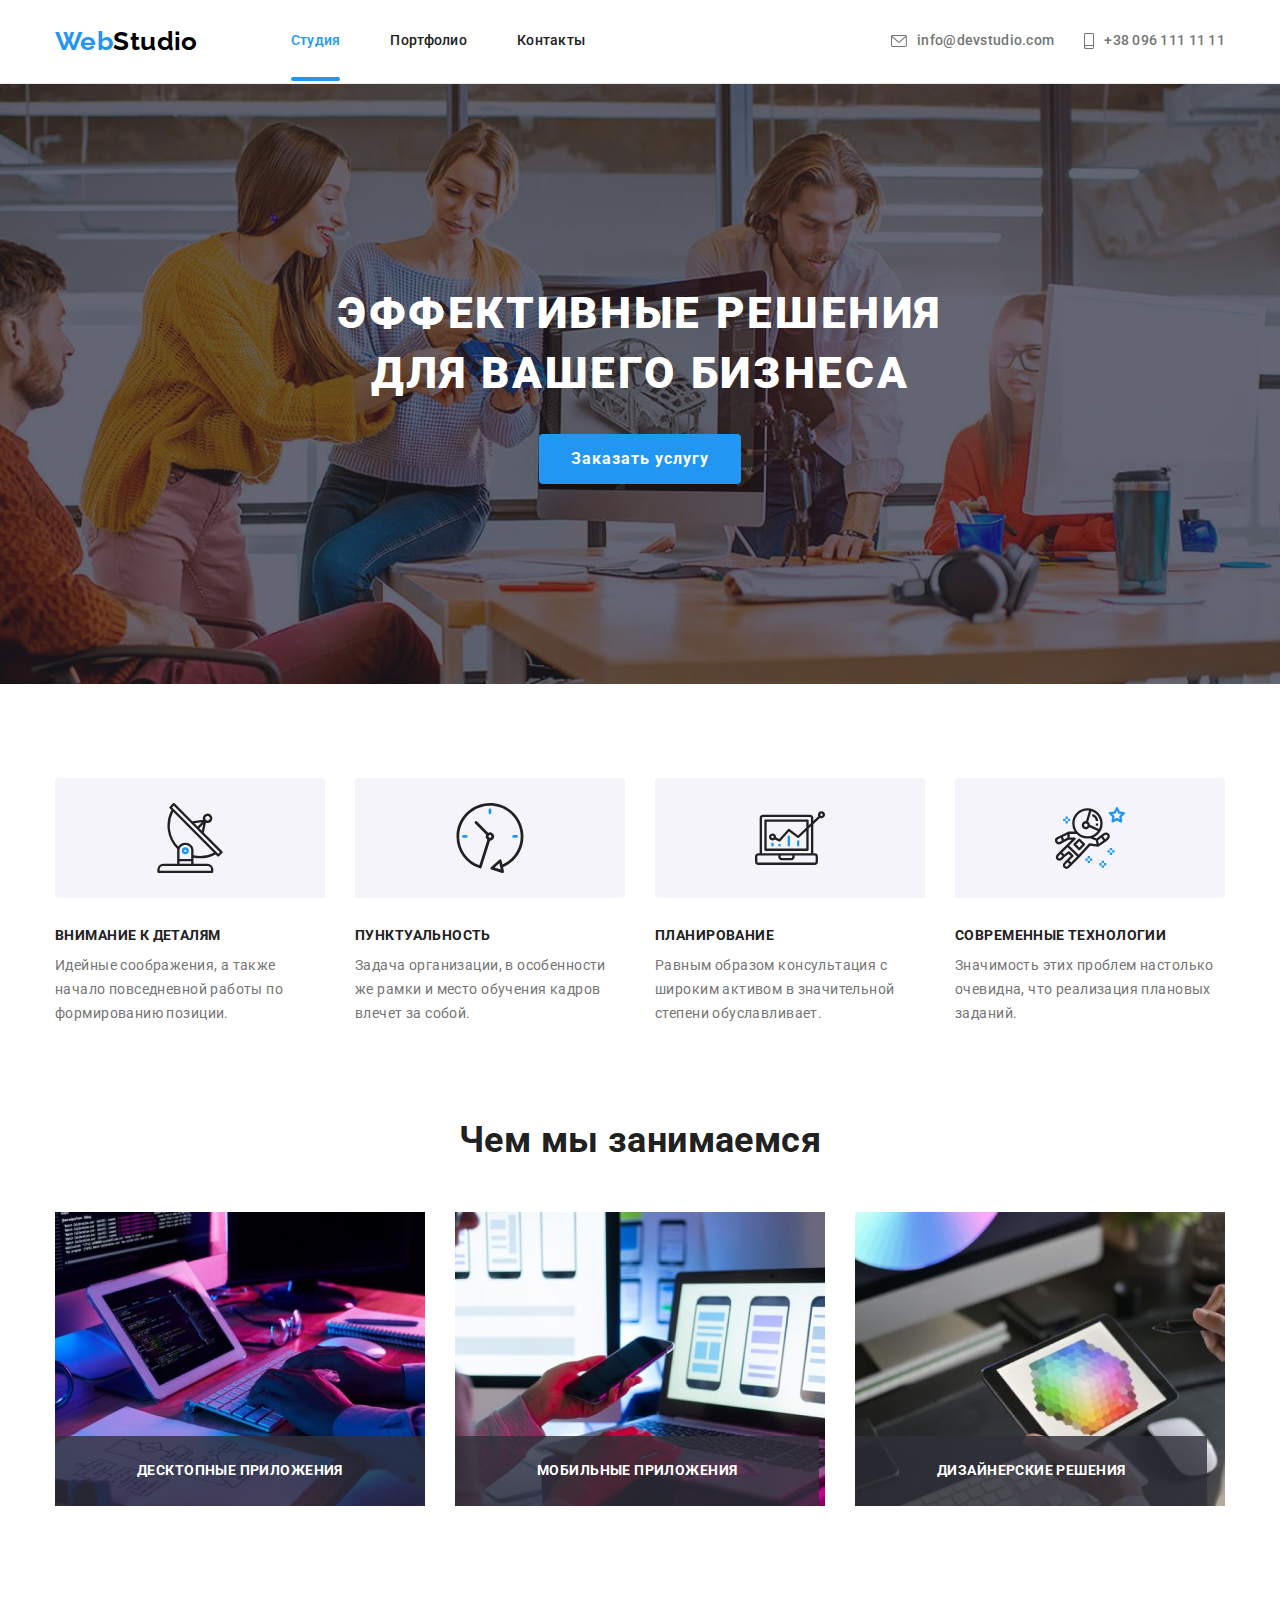
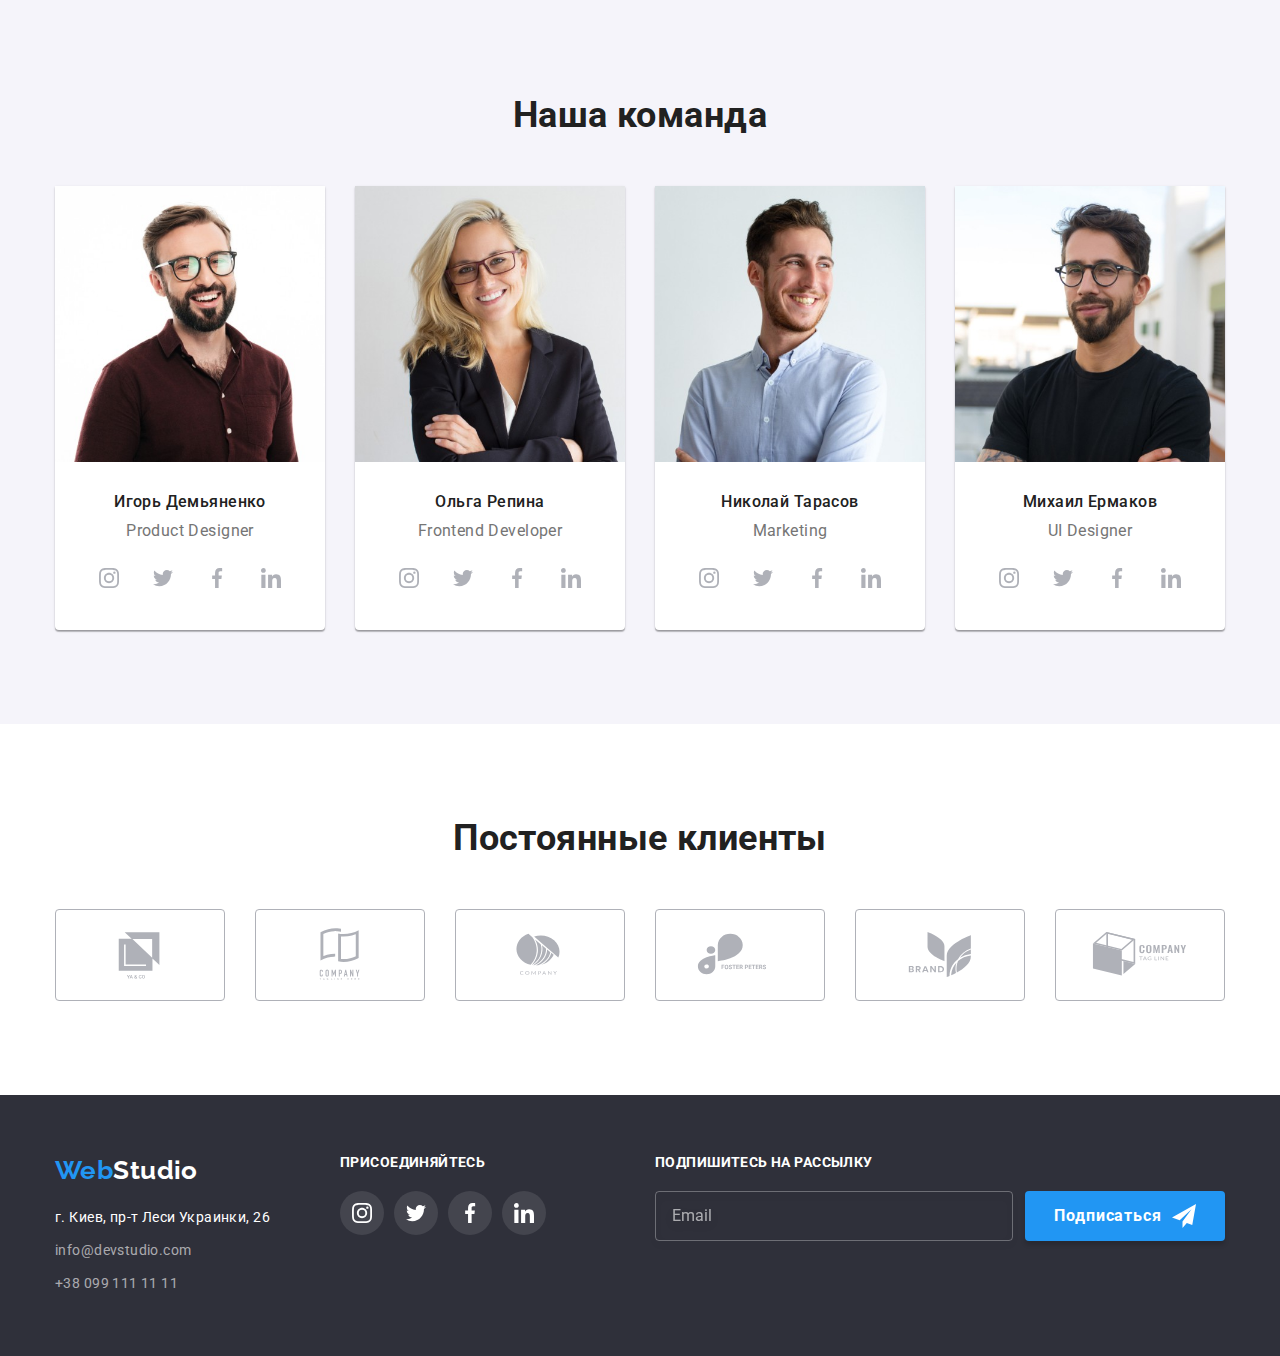
<file: index.html>
<!DOCTYPE html>
<html lang="ru">
  <head>
    <meta charset="UTF-8" />
    <meta http-equiv="X-UA-Compatible" content="IE=edge" />
    <meta name="viewport" content="width=device-width, initial-scale=1.0" />
    <title>goit-markup-hw-01</title>
    <link rel="preconnect" href="https://fonts.googleapis.com" />
    <link rel="preconnect" href="https://fonts.gstatic.com" crossorigin />

    <!-- Fonts -->
    <link
      href="https://fonts.googleapis.com/css2?family=Raleway:wght@700&family=Roboto:wght@400;500;700&display=swap"
      rel="stylesheet"
    />

    <!-- Modern normalize styles -->
    <link
      rel="stylesheet"
      href="https://cdnjs.cloudflare.com/ajax/libs/modern-normalize/1.1.0/modern-normalize.min.css"
    />

    <!-- Custom styles -->
    <link rel="stylesheet" href="./css/main.min.css" />
  </head>

  <body data-body>
    <!-- Section Header  -->

    <header class="header" data-header>
      <div class="header__wrapper container">
        <nav class="nav">
          <a class="logo header__logo link" lang="en" href="./index.html"
            ><span class="header__logo--accent">Web</span>Studio</a
          >

          <button type="button" class="mobile-menu-btn" data-menu-button>
            <svg class="mobile-menu-icon" width="24" height="16">
              <use
                class="mobile-menu-burger"
                href="./images/icons.svg#icon-menu"
              ></use>
              <use
                class="mobile-menu-close"
                href="./images/icons.svg#menu-close"
              ></use>
            </svg>
          </button>
          <!-- Мобільне меню -->
          <div class="mobile-menu" data-menu>
            <ul class="mobile-menu-nav list">
              <li class="mobile-menu-nav-item">
                <a class="link current" href="./index.html">Студия </a>
              </li>
              <li class="mobile-menu-nav-item">
                <a class="link" href="./portfolio.html">Портфолио</a>
              </li>
              <li class="mobile-menu-nav-item">
                <a class="link" href="">Контакты</a>
              </li>
            </ul>

            <ul class="mobile-menu-contacts list">
              <li class="mobile-menu-contacts-item">
                <a class="link accent" href=""> +38 096 111 11 11 </a>
              </li>
              <li class="mobile-menu-contacts-item">
                <a class="link" href="">info@devstudio.com</a>
              </li>
            </ul>

            <ul class="mobile-menu-socials list">
              <li class="mobile-menu-socials-item">
                <a class="mobile-menu-socials-link link" href=""> Instagram </a>
              </li>
              <li class="mobile-menu-socials-item">
                <a class="mobile-menu-socials-link link" href="">Twitter</a>
              </li>
              <li class="mobile-menu-socials-item">
                <a class="mobile-menu-socials-link link" href="">Facebook</a>
              </li>
              <li class="mobile-menu-socials-item">
                <a class="mobile-menu-socials-link link" href="">LinkedIn</a>
              </li>
            </ul>
          </div>

          <ul class="nav__list list">
            <li class="nav__item">
              <a class="nav__link nav__link--current link" href="./index.html"
                >Студия
              </a>
            </li>
            <li class="nav__item">
              <a class="nav__link link" href="./portfolio.html">Портфолио</a>
            </li>
            <li class="nav__item">
              <a class="nav__link link" href="">Контакты</a>
            </li>
          </ul>
        </nav>
        <ul class="header-contacts list">
          <li class="header-contacts__item">
            <a
              class="header-contacts__link link"
              href="mailto:info@devstudio.com"
            >
              <svg class="header-contacts__icon" width="16" height="12">
                <use href="./images/icons.svg#icon-envelope"></use>
              </svg>
              <span>info@devstudio.com</span>
            </a>
          </li>
          <li class="header-contacts__item">
            <a class="header-contacts__link link" href="tel:+380961111111">
              <svg class="header-contacts__icon" width="10" height="16">
                <use href="./images/icons.svg#icon-smartphone"></use>
              </svg>
              <span>+38 096 111 11 11</span>
            </a>
          </li>
        </ul>
      </div>
    </header>

    <!-- Section Unique  content -->

    <main>
      <!-- Section Hero -->
      <section class="hero">
        <div class="container">
          <h1 class="hero__title">Эффективные решения для вашего бизнеса</h1>
          <button class="button hero__button" type="button" data-modal-open>
            Заказать услугу
          </button>
          <!-- Модальне вікно -->
          <div class="backdrop is-hidden" data-modal>
            <div class="modal">
              <button class="modal-close-btn" type="button" data-modal-close>
                <svg width="18" height="18">
                  <use href="./images/icons.svg#icon-close"></use>
                </svg>
              </button>
              <strong class="modal-text"
                >Оставьте свои данные, мы вам перезвоним</strong
              >

              <form class="contact-form" autocomplete="off" novalidate>
                <div class="contact-form-wrapper">
                  <label class="contact-form-group">
                    <span class="contact-form-label">Имя</span>
                    <input
                      type="text"
                      class="contact-form-input"
                      name="user-name"
                      minlength="3"
                      required
                    />
                    <svg class="contact-form-icon" width="18" height="18">
                      <use href="./images/icons.svg#icon-person"></use>
                    </svg>
                  </label>

                  <label class="contact-form-group">
                    <span class="contact-form-label">Телефон</span>
                    <input
                      type="tel"
                      class="contact-form-input"
                      name="user-phone"
                      required
                    />
                    <svg class="contact-form-icon" width="18" height="18">
                      <use href="./images/icons.svg#icon-phone"></use>
                    </svg>
                  </label>

                  <label class="contact-form-group">
                    <span class="contact-form-label">Почта</span>
                    <input
                      type="email"
                      class="contact-form-input"
                      name="user-email"
                      required
                    />
                    <svg class="contact-form-icon" width="18" height="18">
                      <use href="./images/icons.svg#icon-email"></use>
                    </svg>
                  </label>

                  <label class="contact-form-comments">
                    <span class="contact-form-label">Комментарий</span>
                    <textarea
                      name="user-сomment"
                      class="contact-form-textarea"
                      rows="5"
                      placeholder="Введите текст"
                    ></textarea>
                  </label>
                </div>
                <label class="form-checkbox">
                  <input
                    type="checkbox"
                    class="visually-hidden form-checkbox-input"
                    name="user-agreement"
                  />

                  <svg class="form-checkbox-icon" width="16" height="15">
                    <use href="./images/icons.svg#icon-checkbox"></use>
                  </svg>

                  <span class="form-checkbox-agreement"
                    >Соглашаюсь с рассылкой и принимаю
                    <a href="" class="form-checkbox-agreement-link"
                      >Условия договора</a
                    >
                  </span>
                </label>
                <button type="submit" class="form-btn">Отправить</button>
              </form>
            </div>
          </div>
        </div>
      </section>

      <!-- Section Features -->

      <section class="features">
        <div class="container">
          <h2 class="visually-hidden">Особенности</h2>
          <ul class="features__list card-set list">
            <li class="features__item card-set__item">
              <div class="features__iconfill">
                <svg class="features__icon" width="70" height="70">
                  <use href="./images/icons.svg#icon-antenna"></use>
                </svg>
              </div>
              <h3 class="title features__title title--black">
                Внимание к деталям
              </h3>
              <p class="features__desc">
                Идейные соображения, а также начало повседневной работы по
                формированию позиции.
              </p>
            </li>
            <li class="features__item card-set__item">
              <div class="features__iconfill">
                <svg class="features__icon" width="70" height="70">
                  <use href="./images/icons.svg#icon-clock"></use>
                </svg>
              </div>
              <h3 class="title features__title title--black">Пунктуальность</h3>
              <p class="features__desc">
                Задача организации, в особенности же рамки и место обучения
                кадров влечет за собой.
              </p>
            </li>
            <li class="features__item card-set__item">
              <div class="features__iconfill">
                <svg class="features__icon" width="70" height="70">
                  <use href="./images/icons.svg#icon-diagram"></use>
                </svg>
              </div>
              <h3 class="title features__title title--black">Планирование</h3>
              <p class="features__desc">
                Равным образом консультация с широким активом в значительной
                степени обуславливает.
              </p>
            </li>
            <li class="features__item card-set__item">
              <div class="features__iconfill">
                <svg class="features__icon" width="70" height="70">
                  <use href="./images/icons.svg#icon-astronaut"></use>
                </svg>
              </div>
              <h3 class="title features__title title--black">
                Современные технологии
              </h3>
              <p class="features__desc">
                Значимость этих проблем настолько очевидна, что реализация
                плановых заданий.
              </p>
            </li>
          </ul>
        </div>
      </section>

      <!-- Section About -->

      <section class="what-do">
        <div class="container">
          <h2 class="section-title what-do__title">Чем мы занимаемся</h2>
          <ul class="what-do__list list">
            <li class="what-do__item">
              <!-- Тег picture -->
              <picture>
                <source
                  media="(min-width: 1200px)"
                  srcset="
                    ./images/boxes/box-1.jpg    1x,
                    ./images/boxes/box-1@2x.jpg 2x
                  "
                  type="image/jpg"
                />
                <img
                  class="img"
                  src="./images/boxes/box-1.jpg"
                  alt="Разработка сайта"
                  width="370"
                  height="294"
                />
              </picture>

              <p class="what-do__desc">Десктопные приложения</p>
            </li>
            <li class="what-do__item">
              <picture>
                <source
                  media="(min-width: 768px)"
                  srcset="
                    ./images/boxes/box-2.jpg    1x,
                    ./images/boxes/box-2@2x.jpg 2x
                  "
                  type="image/jpg"
                />
                <img
                  class="img"
                  src="./images/boxes/box-2.jpg"
                  alt="Адаптивность сайта"
                  width="370"
                  height="294"
                />
              </picture>

              <p class="what-do__desc">Мобильные приложения</p>
            </li>
            <li class="what-do__item">
              <picture>
                <source
                  media="(max-width: 767px)"
                  srcset="
                    ./images/boxes/box-3.jpg    1x,
                    ./images/boxes/box-3@2x.jpg 2x
                  "
                  type="image/jpg" />
                <img
                  class="img"
                  src="./images/boxes/box-3.jpg"
                  alt="Дизайн сайта"
                  width="370"
                  height="294"
              /></picture>

              <p class="what-do__desc">Дизайнерские решения</p>
            </li>
          </ul>
        </div>
      </section>

      <!-- Section Team -->

      <section class="team">
        <div class="container">
          <h2 class="section-title team__title">Наша команда</h2>
          <ul class="team__list card-set list">
            <li class="team__item card-set__item">
              <!-- Тег picture -->
              <picture>
                <!-- desktop screen -->
                <source
                  media="(min-width: 1200px)"
                  srcset="
                    ./images/team/member-1_sm.jpg    1x,
                    ./images/team/member-1_sm@2x.jpg 2x
                  "
                  type="image/jpg"
                />

                <!-- tablet screen -->

                <source
                  media="(min-width: 768px)"
                  srcset="
                    ./images/team/member-1_md.jpg    1x,
                    ./images/team/member-1_md@2x.jpg 2x
                  "
                  type="image/jpg"
                />

                <!-- mobile screen -->

                <source
                  media="(max-width: 767px)"
                  srcset="
                    ./images/team/member-1_lg.jpg    1x,
                    ./images/team/member-1_lg@2x.jpg 2x
                  "
                  type="image/jpg"
                />
                <img
                  class="team__avatar"
                  src="./images/team/member-1_sm.jpg"
                  alt="Член команды 1"
                  width="450"
                  height="460"
                />
              </picture>

              <div class="team__wrapper">
                <h3 class="team__subtitle">Игорь Демьяненко</h3>
                <p class="team__position" lang="en">Product Designer</p>
                <ul class="social-media list">
                  <li class="social-media__item">
                    <a
                      class="social-media__link social-media__link--grey link"
                      href=""
                      target="_blank"
                      rel="noopener noreferrer"
                      aria-label="instagram"
                    >
                      <svg class="social-media__icon" width="20" height="20">
                        <use href="./images/icons.svg#icon-instagram"></use>
                      </svg>
                    </a>
                  </li>
                  <li class="social-media__item">
                    <a
                      class="social-media__link social-media__link--grey link"
                      href=""
                      target="_blank"
                      rel="noopener noreferrer"
                      aria-label="twitter"
                    >
                      <svg class="social-media__icon" width="20" height="20">
                        <use href="./images/icons.svg#icon-twitter"></use>
                      </svg>
                    </a>
                  </li>
                  <li class="social-media__item">
                    <a
                      class="social-media__link social-media__link--grey link"
                      href=""
                      target="_blank"
                      rel="noopener noreferrer"
                      aria-label="facebook"
                    >
                      <svg class="social-media__icon" width="20" height="20">
                        <use href="./images/icons.svg#icon-facebook"></use>
                      </svg>
                    </a>
                  </li>
                  <li class="social-media__item">
                    <a
                      class="social-media__link social-media__link--grey link"
                      href=""
                      target="_blank"
                      rel="noopener noreferrer"
                      aria-label="linkedin"
                    >
                      <svg class="social-media__icon" width="20" height="20">
                        <use href="./images/icons.svg#icon-linkedin"></use>
                      </svg>
                    </a>
                  </li>
                </ul>
              </div>
            </li>

            <li class="team__item card-set__item">
              <!-- Тег picture -->
              <picture>
                <!-- desktop screen -->
                <source
                  media="(min-width: 1200px)"
                  srcset="
                    ./images/team/member-2_sm.jpg    1x,
                    ./images/team/member-2_sm@2x.jpg 2x
                  "
                  type="image/jpg"
                />

                <!-- tablet screen -->

                <source
                  media="(min-width: 768px)"
                  srcset="
                    ./images/team/member-2_md.jpg    1x,
                    ./images/team/member-2_md@2x.jpg 2x
                  "
                  type="image/jpg"
                />

                <!-- mobile screen -->

                <source
                  media="(max-width: 767px)"
                  srcset="
                    ./images/team/member-2_lg.jpg    1x,
                    ./images/team/member-2_lg@2x.jpg 2x
                  "
                  type="image/jpg"
                />
                <img
                  class="team__avatar"
                  src="./images/team/member-2_sm.jpg"
                  alt="Член команды 2"
                  width="450"
                  height="460"
                />
              </picture>

              <div class="team__wrapper">
                <h3 class="team__subtitle">Ольга Репина</h3>
                <p class="team__position" lang="en">Frontend Developer</p>
                <ul class="social-media list">
                  <li class="social-media__item">
                    <a
                      class="social-media__link social-media__link--grey link"
                      href=""
                      target="_blank"
                      rel="noopener noreferrer"
                      aria-label="instagram"
                    >
                      <svg class="social-media__icon" width="20" height="20">
                        <use href="./images/icons.svg#icon-instagram"></use>
                      </svg>
                    </a>
                  </li>
                  <li class="social-media__item">
                    <a
                      class="social-media__link social-media__link--grey link"
                      href=""
                      target="_blank"
                      rel="noopener noreferrer"
                      aria-label="twitter"
                    >
                      <svg class="social-media__icon" width="20" height="20">
                        <use href="./images/icons.svg#icon-twitter"></use>
                      </svg>
                    </a>
                  </li>
                  <li class="social-media__item">
                    <a
                      class="social-media__link social-media__link--grey link"
                      href=""
                      target="_blank"
                      rel="noopener noreferrer"
                      aria-label="facebook"
                    >
                      <svg class="social-media__icon" width="20" height="20">
                        <use href="./images/icons.svg#icon-facebook"></use>
                      </svg>
                    </a>
                  </li>
                  <li class="social-media__item">
                    <a
                      class="social-media__link social-media__link--grey link"
                      href=""
                      target="_blank"
                      rel="noopener noreferrer"
                      aria-label="linkedin"
                    >
                      <svg class="social-media__icon" width="20" height="20">
                        <use href="./images/icons.svg#icon-linkedin"></use>
                      </svg>
                    </a>
                  </li>
                </ul>
              </div>
            </li>

            <li class="team__item card-set__item">
              <!-- Тег picture -->
              <picture>
                <!-- desktop screen -->
                <source
                  media="(min-width: 1200px)"
                  srcset="
                    ./images/team/member-3_sm.jpg    1x,
                    ./images/team/member-3_sm@2x.jpg 2x
                  "
                  type="image/jpg"
                />

                <!-- tablet screen -->

                <source
                  media="(min-width: 768px)"
                  srcset="
                    ./images/team/member-3_md.jpg    1x,
                    ./images/team/member-3_md@2x.jpg 2x
                  "
                  type="image/jpg"
                />

                <!-- mobile screen -->

                <source
                  media="(max-width: 767px)"
                  srcset="
                    ./images/team/member-3_lg.jpg    1x,
                    ./images/team/member-3_lg@2x.jpg 2x
                  "
                  type="image/jpg"
                />
                <img
                  class="team__avatar"
                  src="./images/team/member-3_sm.jpg"
                  alt="Член команды 3"
                  width="450"
                  height="460"
                />
              </picture>

              <div class="team__wrapper">
                <h3 class="team__subtitle">Николай Тарасов</h3>
                <p class="team__position" lang="en">Marketing</p>
                <ul class="social-media list">
                  <li class="social-media__item">
                    <a
                      class="social-media__link social-media__link--grey link"
                      href=""
                      target="_blank"
                      rel="noopener noreferrer"
                      aria-label="instagram"
                    >
                      <svg class="social-media__icon" width="20" height="20">
                        <use href="./images/icons.svg#icon-instagram"></use>
                      </svg>
                    </a>
                  </li>
                  <li class="social-media__item">
                    <a
                      class="social-media__link social-media__link--grey link"
                      href=""
                      target="_blank"
                      rel="noopener noreferrer"
                      aria-label="twitter"
                    >
                      <svg class="social-media__icon" width="20" height="20">
                        <use href="./images/icons.svg#icon-twitter"></use>
                      </svg>
                    </a>
                  </li>
                  <li class="social-media__item">
                    <a
                      class="social-media__link social-media__link--grey link"
                      href=""
                      target="_blank"
                      rel="noopener noreferrer"
                      aria-label="facebook"
                    >
                      <svg class="social-media__icon" width="20" height="20">
                        <use href="./images/icons.svg#icon-facebook"></use>
                      </svg>
                    </a>
                  </li>
                  <li class="social-media__item">
                    <a
                      class="social-media__link social-media__link--grey link"
                      href=""
                      target="_blank"
                      rel="noopener noreferrer"
                      aria-label="linkedin"
                    >
                      <svg class="social-media__icon" width="20" height="20">
                        <use href="./images/icons.svg#icon-linkedin"></use>
                      </svg>
                    </a>
                  </li>
                </ul>
              </div>
            </li>

            <li class="team__item card-set__item">
              <!-- Тег picture -->
              <picture>
                <!-- desktop screen -->
                <source
                  media="(min-width: 1200px)"
                  srcset="
                    ./images/team/member-4_sm.jpg    1x,
                    ./images/team/member-4_sm@2x.jpg 2x
                  "
                  type="image/jpg"
                />

                <!-- tablet screen -->

                <source
                  media="(min-width: 768px)"
                  srcset="
                    ./images/team/member-4_md.jpg    1x,
                    ./images/team/member-4_md@2x.jpg 2x
                  "
                  type="image/jpg"
                />

                <!-- mobile screen -->

                <source
                  media="(max-width: 767px)"
                  srcset="
                    ./images/team/member-4_lg.jpg    1x,
                    ./images/team/member-4_lg@2x.jpg 2x
                  "
                  type="image/jpg"
                />
                <img
                  class="team__avatar"
                  src="./images/team/member-4_sm.jpg"
                  alt="Член команды 4"
                  width="450"
                  height="460"
                />
              </picture>

              <div class="team__wrapper">
                <h3 class="team__subtitle">Михаил Ермаков</h3>
                <p class="team__position" lang="en">UI Designer</p>
                <ul class="social-media list">
                  <li class="social-media__item">
                    <a
                      class="social-media__link social-media__link--grey link"
                      href=""
                      target="_blank"
                      rel="noopener noreferrer"
                      aria-label="instagram"
                    >
                      <svg class="social-media__icon" width="20" height="20">
                        <use href="./images/icons.svg#icon-instagram"></use>
                      </svg>
                    </a>
                  </li>
                  <li class="social-media__item">
                    <a
                      class="social-media__link social-media__link--grey link"
                      href=""
                      target="_blank"
                      rel="noopener noreferrer"
                      aria-label="twitter"
                    >
                      <svg class="social-media__icon" width="20" height="20">
                        <use href="./images/icons.svg#icon-twitter"></use>
                      </svg>
                    </a>
                  </li>
                  <li class="social-media__item">
                    <a
                      class="social-media__link social-media__link--grey link"
                      href=""
                      target="_blank"
                      rel="noopener noreferrer"
                      aria-label="facebook"
                    >
                      <svg class="social-media__icon" width="20" height="20">
                        <use href="./images/icons.svg#icon-facebook"></use>
                      </svg>
                    </a>
                  </li>
                  <li class="social-media__item">
                    <a
                      class="social-media__link social-media__link--grey link"
                      href=""
                      target="_blank"
                      rel="noopener noreferrer"
                      aria-label="linkedin"
                    >
                      <svg class="social-media__icon" width="20" height="20">
                        <use href="./images/icons.svg#icon-linkedin"></use>
                      </svg>
                    </a>
                  </li>
                </ul>
              </div>
            </li>
          </ul>
        </div>
      </section>

      <!-- Section Clients -->
      <section class="clients">
        <div class="container">
          <h2 class="section-title clients__title">Постоянные клиенты</h2>
          <div class="clients__wrapper clients__list card-set">
            <div class="clients__iconfill clients__item card-set__item">
              <a
                class="clients__link link"
                href=""
                target="_blank"
                rel="noopener noreferrer"
                aria-label="Client-1"
              >
                <svg class="clients__icon" width="106" height="60">
                  <use href="./images/icons.svg#icon-Logo-1"></use>
                </svg>
              </a>
            </div>
            <div class="clients__iconfill clients__item card-set__item">
              <a
                class="clients__link link"
                href=""
                target="_blank"
                rel="noopener noreferrer"
                aria-label="Client-2"
              >
                <svg class="clients__icon" width="106" height="60">
                  <use href="./images/icons.svg#icon-Logo-2"></use>
                </svg>
              </a>
            </div>
            <div class="clients__iconfill clients__item card-set__item">
              <a
                class="clients__link link"
                href=""
                target="_blank"
                rel="noopener noreferrer"
                aria-label="Client-3"
              >
                <svg class="clients__icon" width="106" height="60">
                  <use href="./images/icons.svg#icon-Logo-3"></use>
                </svg>
              </a>
            </div>
            <div class="clients__iconfill clients__item card-set__item">
              <a
                class="clients__link link"
                href=""
                target="_blank"
                rel="noopener noreferrer"
                aria-label="Client-4"
              >
                <svg class="clients__icon" width="106" height="60">
                  <use href="./images/icons.svg#icon-Logo-4"></use>
                </svg>
              </a>
            </div>
            <div class="clients__iconfill clients__item card-set__item">
              <a
                class="clients__link link"
                href=""
                target="_blank"
                rel="noopener noreferrer"
                aria-label="Client-5"
              >
                <svg class="clients__icon" width="106" height="60">
                  <use href="./images/icons.svg#icon-Logo-5"></use>
                </svg>
              </a>
            </div>
            <div class="clients__iconfill clients__item card-set__item">
              <a
                class="clients__link link"
                href=""
                target="_blank"
                rel="noopener noreferrer"
                aria-label="Client-6"
              >
                <svg class="clients__icon" width="106" height="60">
                  <use href="./images/icons.svg#icon-Logo-6"></use>
                </svg>
              </a>
            </div>
          </div>
        </div>
      </section>
    </main>
    <!-- Section Footer -->

    <footer class="footer">
      <div class="container">
        <div class="footer__wrapper">
          <div class="footer__desctop">
            <div class="fotter__contacts">
              <a class="logo logo__footer link" lang="en" href="./index.html"
                ><span class="logo__footer--accent">Web</span>Studio</a
              >
              <address class="address">
                <ul class="address__list list">
                  <li class="address__item">
                    <a
                      class="address__link link"
                      href="https://goo.gl/maps/PPFv1zaZSDfDvedT9"
                      target="_blank"
                      rel="noopener noreferrer"
                    >
                      г. Киев, пр-т Леси Украинки, 26</a
                    >
                  </li>
                  <li class="address__item">
                    <a
                      class="footer__link link"
                      href="mailto:info@devstudio.com"
                      >info@devstudio.com</a
                    >
                  </li>
                  <li class="address__item">
                    <a class="footer__link link" href="tel:+380991111111"
                      >+38 099 111 11 11</a
                    >
                  </li>
                </ul>
              </address>
            </div>
            <div class="footer__socmedia">
              <strong class="footer__text">Присоединяйтесь</strong>
              <ul class="social-media list">
                <li class="social-media__item">
                  <a
                    class="social-media__link social-media__link--light link"
                    href=""
                    target="_blank"
                    rel="noopener noreferrer"
                    aria-label="instagram"
                  >
                    <svg class="social-media__icon" width="20" height="20">
                      <use href="./images/icons.svg#icon-instagram"></use>
                    </svg>
                  </a>
                </li>
                <li class="social-media__item">
                  <a
                    class="social-media__link social-media__link--light link"
                    href=""
                    target="_blank"
                    rel="noopener noreferrer"
                    aria-label="twitter"
                  >
                    <svg class="social-media__icon" width="20" height="20">
                      <use href="./images/icons.svg#icon-twitter"></use>
                    </svg>
                  </a>
                </li>
                <li class="social-media__item">
                  <a
                    class="social-media__link social-media__link--light link"
                    href=""
                    target="_blank"
                    rel="noopener noreferrer"
                    aria-label="facebook"
                  >
                    <svg class="social-media__icon" width="20" height="20">
                      <use href="./images/icons.svg#icon-facebook"></use>
                    </svg>
                  </a>
                </li>
                <li class="social-media__item">
                  <a
                    class="social-media__link social-media__link--light link"
                    href=""
                    target="_blank"
                    rel="noopener noreferrer"
                    aria-label="linkedin"
                  >
                    <svg class="social-media__icon" width="20" height="20">
                      <use href="./images/icons.svg#icon-linkedin"></use>
                    </svg>
                  </a>
                </li>
              </ul>
            </div>
          </div>
          <div class="form-wrapper">
            <strong class="form-wrapper__text">Подпишитесь на рассылку</strong>
            <form class="form-subscribe">
              <label>
                <input
                  type="email"
                  name="email-subscribe"
                  class="form-subscribe__email"
                  placeholder="Email"
                />
              </label>

              <button type="submit" class="button form-subscribe__button">
                <span>Подписаться</span>
                <svg class="form-subscribe__icon" width="24" height="24">
                  <use href="./images/icons.svg#icon-footer"></use>
                </svg>
              </button>
            </form>
          </div>
        </div>
      </div>
    </footer>

    <script src="./js/modal.js"></script>
    <script src="./js/menu.js"></script>
  </body>
</html>
</file>
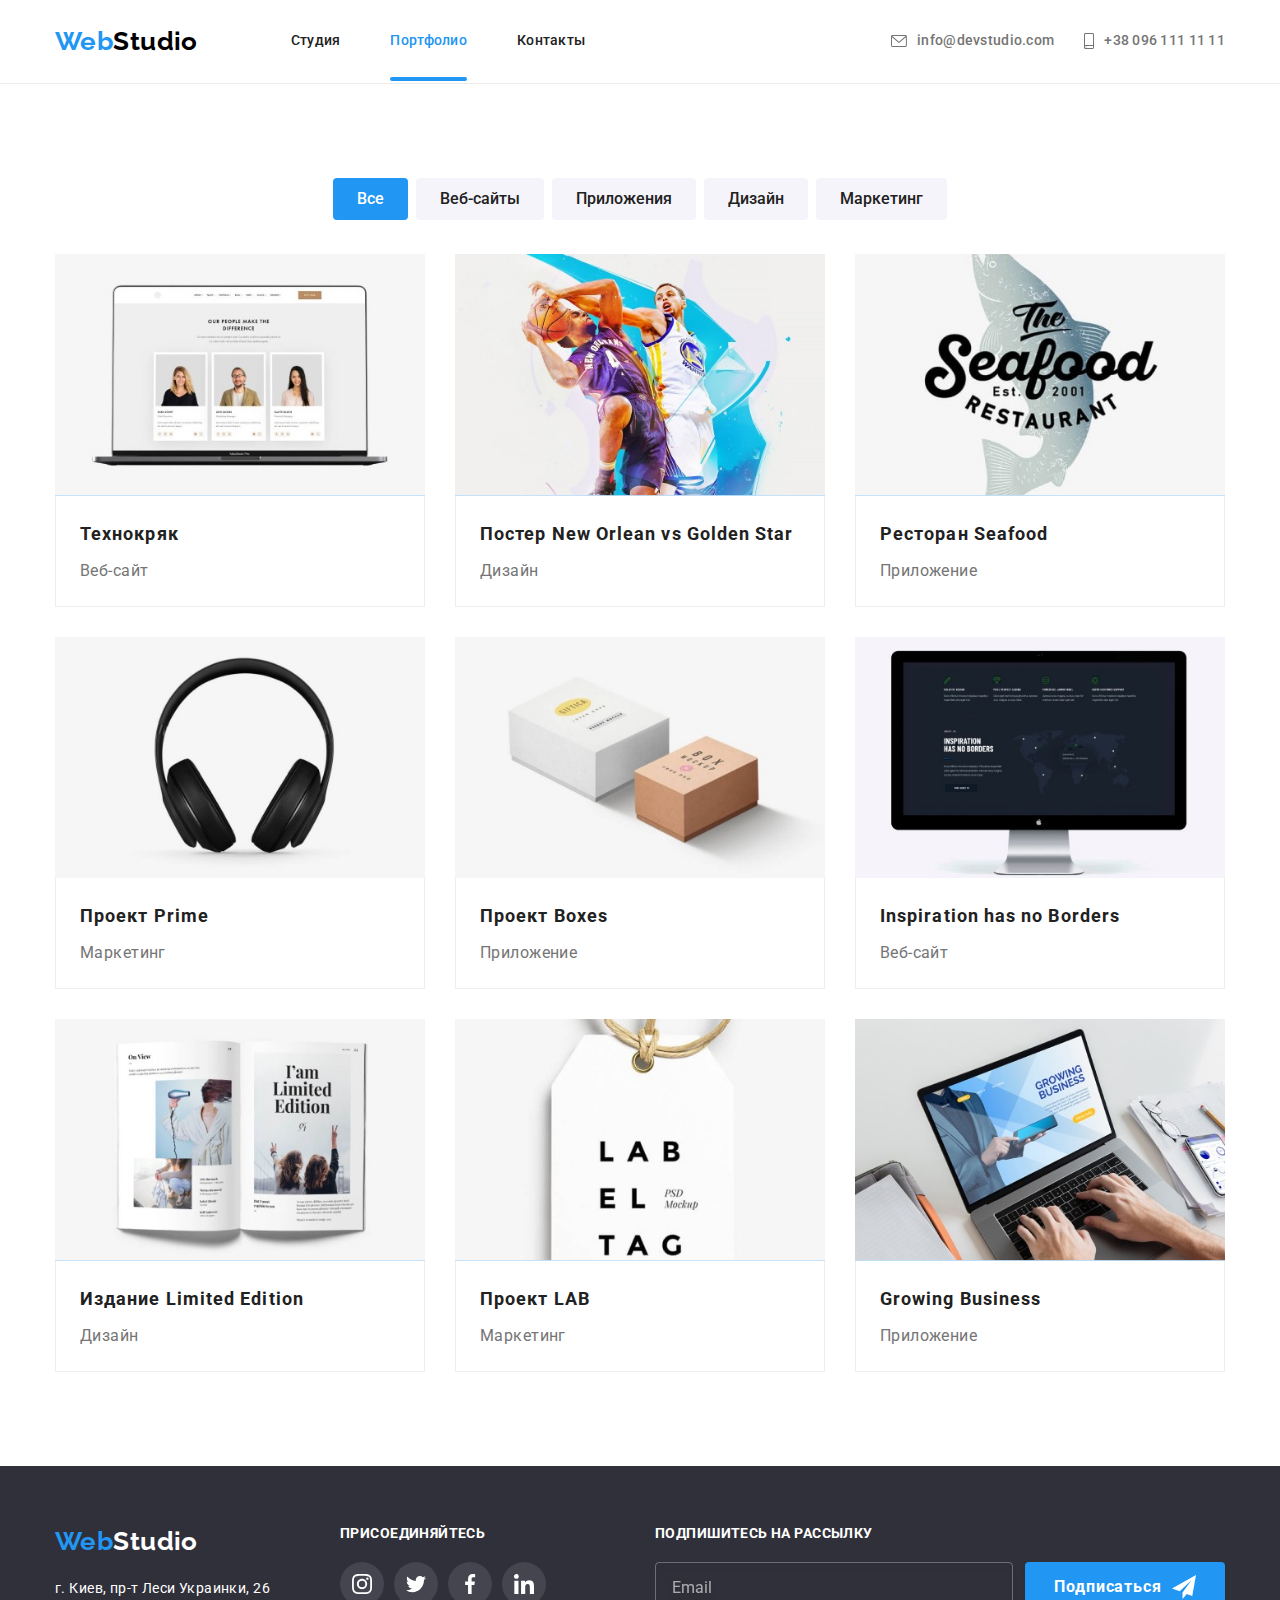
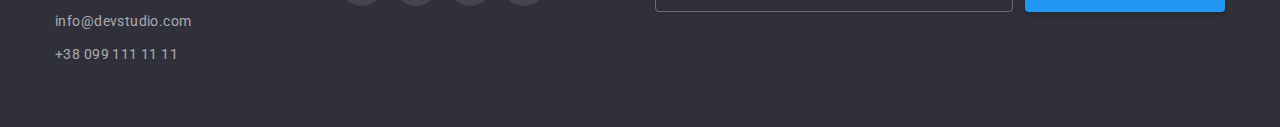
<file: portfolio.html>
<!DOCTYPE html>
<html lang="ru">
  <head>
    <meta charset="UTF-8" />
    <meta http-equiv="X-UA-Compatible" content="IE=edge" />
    <meta name="viewport" content="width=device-width, initial-scale=1.0" />
    <title>goit-markup-hw-01</title>
    <link rel="preconnect" href="https://fonts.googleapis.com" />
    <link rel="preconnect" href="https://fonts.gstatic.com" crossorigin />

    <!-- Fonts -->
    <link
      href="https://fonts.googleapis.com/css2?family=Raleway:wght@700&family=Roboto:wght@400;500;700&display=swap"
      rel="stylesheet"
    />

    <!-- Modern normalize styles -->
    <link
      rel="stylesheet"
      href="https://cdnjs.cloudflare.com/ajax/libs/modern-normalize/1.1.0/modern-normalize.min.css"
    />

    <!-- Custom styles -->
    <link rel="stylesheet" href="./css/main.min.css" />
  </head>

  <body>
    <!--Section Header  -->

    <header class="header" data-header>
      <div class="header__wrapper container">
        <nav class="nav">
          <a class="logo header__logo link" lang="en" href="./index.html"
            ><span class="header__logo--accent">Web</span>Studio</a
          >
          <button type="button" class="mobile-menu-btn" data-menu-button>
            <svg class="mobile-menu-icon" width="24" height="16">
              <use
                class="mobile-menu-burger"
                href="./images/icons.svg#icon-menu"
              ></use>
              <use
                class="mobile-menu-close"
                href="./images/icons.svg#menu-close"
              ></use>
            </svg>
          </button>
          <!-- Мобільне меню -->
          <div class="mobile-menu" data-menu>
            <ul class="mobile-menu-nav list">
              <li class="mobile-menu-nav-item">
                <a class="link" href="./index.html">Студия </a>
              </li>
              <li class="mobile-menu-nav-item">
                <a class="link current" href="./portfolio.html">Портфолио</a>
              </li>
              <li class="mobile-menu-nav-item">
                <a class="link" href="">Контакты</a>
              </li>
            </ul>

            <ul class="mobile-menu-contacts list">
              <li class="mobile-menu-contacts-item">
                <a class="link accent" href=""> +38 096 111 11 11 </a>
              </li>
              <li class="mobile-menu-contacts-item">
                <a class="link" href="">info@devstudio.com</a>
              </li>
            </ul>

            <ul class="mobile-menu-socials list">
              <li class="mobile-menu-socials-item">
                <a class="mobile-menu-socials-link link" href=""> Instagram </a>
              </li>
              <li class="mobile-menu-socials-item">
                <a class="mobile-menu-socials-link link" href="">Twitter</a>
              </li>
              <li class="mobile-menu-socials-item">
                <a class="mobile-menu-socials-link link" href="">Facebook</a>
              </li>
              <li class="mobile-menu-socials-item">
                <a class="mobile-menu-socials-link link" href="">LinkedIn</a>
              </li>
            </ul>
          </div>
          <ul class="nav__list list">
            <li class="nav__item">
              <a class="nav__link link" href="./index.html">Студия </a>
            </li>
            <li class="nav__item">
              <a
                class="nav__link nav__link--current link"
                href="./portfolio.html"
                >Портфолио</a
              >
            </li>
            <li class="nav__item">
              <a class="nav__link link" href="">Контакты</a>
            </li>
          </ul>
        </nav>
        <ul class="header-contacts list">
          <li class="header-contacts__item">
            <a
              class="header-contacts__link link"
              href="mailto:info@devstudio.com"
            >
              <svg class="header-contacts__icon" width="16" height="12">
                <use href="./images/icons.svg#icon-envelope"></use>
              </svg>
              <span>info@devstudio.com</span>
            </a>
          </li>
          <li class="header-contacts__item">
            <a class="header-contacts__link link" href="tel:+380961111111">
              <svg class="header-contacts__icon" width="10" height="16">
                <use href="./images/icons.svg#icon-smartphone"></use>
              </svg>
              <span>+38 096 111 11 11</span>
            </a>
          </li>
        </ul>
      </div>
    </header>

    <!-- Section Unique  content -->

    <main>
      <!-- Examples of works -->

      <section class="works-examples">
        <div class="container">
          <h1 class="visually-hidden">Примеры работ</h1>
          <ul class="list button-list">
            <li class="button-item">
              <button class="btn-wrk-exmpl active-btn" type="button">
                Все
              </button>
            </li>
            <li class="button-item">
              <button class="btn-wrk-exmpl" type="button">Веб-сайты</button>
            </li>
            <li class="button-item">
              <button class="btn-wrk-exmpl" type="button">Приложения</button>
            </li>
            <li class="button-item">
              <button class="btn-wrk-exmpl" type="button">Дизайн</button>
            </li>
            <li class="button-item">
              <button class="btn-wrk-exmpl" type="button">Маркетинг</button>
            </li>
          </ul>
          <ul class="list card-set works-examples-list">
            <li class="container-wrk-exmpl card-set__item">
              <a
                class="work-exmpl-link link"
                href=""
                target="_blank"
                rel="noopener noreferrer"
                aria-label="пример веб-сайта"
              >
                <div class="thumb-work-exmpl">
                  <!-- Тег picture -->
                  <picture>
                    <!-- desktop screen -->
                    <source
                      media="(min-width: 1200px)"
                      srcset="
                        ./images/projects/project-1_sm.jpg        1x,
                        ./images/projects/project-1_sm.jpg@2x.jpg 2x
                      "
                      type="image/jpg"
                    />

                    <!-- tablet screen -->

                    <source
                      media="(min-width: 768px)"
                      srcset="
                        ./images/projects/project-1_md.jpg    1x,
                        ./images/projects/project-1_md@2x.jpg 2x
                      "
                      type="image/jpg"
                    />

                    <!-- mobile screen -->

                    <source
                      media="(max-width: 767px)"
                      srcset="
                        ./images/projects/project-1.jpg    1x,
                        ./images/projects/project-1@2x.jpg 2x
                      "
                      type="image/jpg"
                    />
                    <img
                      src="./images/projects/project-1_sm.jpg "
                      alt="Проект 1"
                      width="450"
                      height="294"
                    />
                  </picture>

                  <div class="portfolio-overlay">
                    <p class="portfolio-desc">
                      Ресурс предлагает комплексные предложения с разным уровнем
                      функционала и сервисов. Все это позволит посетителю
                      получить исчерпывающие сведения о компании или частном
                      лице.
                    </p>
                  </div>
                </div>

                <div class="examples-text examples-text-special">
                  <h2 class="title-wrk-exmpl">Технокряк</h2>
                  <p class="desc-wrk-exmpl">Веб-сайт</p>
                </div>
              </a>
            </li>
            <li class="container-wrk-exmpl card-set__item">
              <a
                class="work-exmpl-link link"
                href=""
                target="_blank"
                rel="noopener noreferrer"
                aria-label="пример дизайна"
              >
                <div class="thumb-work-exmpl">
                  <!-- Тег picture -->
                  <picture>
                    <!-- desktop screen -->
                    <source
                      media="(min-width: 1200px)"
                      srcset="
                        ./images/projects/project-2_sm.jpg        1x,
                        ./images/projects/project-2_sm.jpg@2x.jpg 2x
                      "
                      type="image/jpg"
                    />

                    <!-- tablet screen -->

                    <source
                      media="(min-width: 768px)"
                      srcset="
                        ./images/projects/project-2_md.jpg    1x,
                        ./images/projects/project-2_md@2x.jpg 2x
                      "
                      type="image/jpg"
                    />

                    <!-- mobile screen -->

                    <source
                      media="(max-width: 767px)"
                      srcset="
                        ./images/projects/project-2.jpg    1x,
                        ./images/projects/project-2@2x.jpg 2x
                      "
                      type="image/jpg"
                    />
                    <img
                      src="./images/projects/project-2_sm.jpg "
                      alt="Проект 2"
                      width="450"
                      height="294"
                    />
                  </picture>
                  <div class="portfolio-overlay">
                    <p class="portfolio-desc">
                      Ресурс предлагает комплексные предложения с разным уровнем
                      функционала и сервисов. Все это позволит посетителю
                      получить исчерпывающие сведения о компании или частном
                      лице.
                    </p>
                  </div>
                </div>
                <div class="examples-text">
                  <h2 class="title-wrk-exmpl">
                    Постер <span lang="en">New Orlean vs Golden Star</span>
                  </h2>
                  <p class="desc-wrk-exmpl">Дизайн</p>
                </div>
              </a>
            </li>
            <li class="container-wrk-exmpl card-set__item">
              <a
                class="work-exmpl-link link"
                href=""
                target="_blank"
                rel="noopener noreferrer"
                aria-label="пример приложения"
              >
                <div class="thumb-work-exmpl">
                  <!-- Тег picture -->
                  <picture>
                    <!-- desktop screen -->
                    <source
                      media="(min-width: 1200px)"
                      srcset="
                        ./images/projects/project-3_sm.jpg        1x,
                        ./images/projects/project-3_sm.jpg@2x.jpg 2x
                      "
                      type="image/jpg"
                    />

                    <!-- tablet screen -->

                    <source
                      media="(min-width: 768px)"
                      srcset="
                        ./images/projects/project-3_md.jpg    1x,
                        ./images/projects/project-3_md@2x.jpg 2x
                      "
                      type="image/jpg"
                    />

                    <!-- mobile screen -->

                    <source
                      media="(max-width: 767px)"
                      srcset="
                        ./images/projects/project-3.jpg    1x,
                        ./images/projects/project-3@2x.jpg 2x
                      "
                      type="image/jpg"
                    />
                    <img
                      src="./images/projects/project-3_sm.jpg "
                      alt="Проект 3"
                      width="450"
                      height="294"
                    />
                  </picture>
                  <div class="portfolio-overlay">
                    <p class="portfolio-desc">
                      Ресурс предлагает комплексные предложения с разным уровнем
                      функционала и сервисов. Все это позволит посетителю
                      получить исчерпывающие сведения о компании или частном
                      лице.
                    </p>
                  </div>
                </div>
                <div class="examples-text">
                  <h2 class="title-wrk-exmpl">
                    Ресторан <span lang="en">Seafood</span>
                  </h2>
                  <p class="desc-wrk-exmpl">Приложение</p>
                </div>
              </a>
            </li>
            <li class="container-wrk-exmpl card-set__item">
              <a
                class="work-exmpl-link link"
                href=""
                target="_blank"
                rel="noopener noreferrer"
                aria-label="пример маркетинга"
              >
                <div class="thumb-work-exmpl">
                  <!-- Тег picture -->
                  <picture>
                    <!-- desktop screen -->
                    <source
                      media="(min-width: 1200px)"
                      srcset="
                        ./images/projects/project-4_sm.jpg        1x,
                        ./images/projects/project-4_sm.jpg@2x.jpg 2x
                      "
                      type="image/jpg"
                    />

                    <!-- tablet screen -->

                    <source
                      media="(min-width: 768px)"
                      srcset="
                        ./images/projects/project-4_md.jpg    1x,
                        ./images/projects/project-4_md@2x.jpg 2x
                      "
                      type="image/jpg"
                    />

                    <!-- mobile screen -->

                    <source
                      media="(max-width: 767px)"
                      srcset="
                        ./images/projects/project-4.jpg    1x,
                        ./images/projects/project-4@2x.jpg 2x
                      "
                      type="image/jpg"
                    />
                    <img
                      src="./images/projects/project-4_sm.jpg "
                      alt="Проект 1"
                      width="450"
                      height="294"
                    />
                  </picture>
                  <div class="portfolio-overlay">
                    <p class="portfolio-desc">
                      Ресурс предлагает комплексные предложения с разным уровнем
                      функционала и сервисов. Все это позволит посетителю
                      получить исчерпывающие сведения о компании или частном
                      лице.
                    </p>
                  </div>
                </div>

                <div class="examples-text">
                  <h2 class="title-wrk-exmpl">
                    Проект <span lang="en">Prime</span>
                  </h2>
                  <p class="desc-wrk-exmpl">Маркетинг</p>
                </div>
              </a>
            </li>
            <li class="container-wrk-exmpl card-set__item">
              <a
                class="work-exmpl-link link"
                href=""
                target="_blank"
                rel="noopener noreferrer"
                aria-label="пример приложения"
              >
                <div class="thumb-work-exmpl">
                  <!-- Тег picture -->
                  <picture>
                    <!-- desktop screen -->
                    <source
                      media="(min-width: 1200px)"
                      srcset="
                        ./images/projects/project-5_sm.jpg        1x,
                        ./images/projects/project-5_sm.jpg@2x.jpg 2x
                      "
                      type="image/jpg"
                    />

                    <!-- tablet screen -->

                    <source
                      media="(min-width: 768px)"
                      srcset="
                        ./images/projects/project-5_md.jpg    1x,
                        ./images/projects/project-5_md@2x.jpg 2x
                      "
                      type="image/jpg"
                    />

                    <!-- mobile screen -->

                    <source
                      media="(max-width: 767px)"
                      srcset="
                        ./images/projects/project-5.jpg    1x,
                        ./images/projects/project-5@2x.jpg 2x
                      "
                      type="image/jpg"
                    />
                    <img
                      src="./images/projects/project-5_sm.jpg "
                      alt="Проект 5"
                      width="450"
                      height="294"
                    />
                  </picture>
                  <div class="portfolio-overlay">
                    <p class="portfolio-desc">
                      Ресурс предлагает комплексные предложения с разным уровнем
                      функционала и сервисов. Все это позволит посетителю
                      получить исчерпывающие сведения о компании или частном
                      лице.
                    </p>
                  </div>
                </div>

                <div class="examples-text">
                  <h2 class="title-wrk-exmpl">
                    Проект <span lang="en">Boxes</span>
                  </h2>
                  <p class="desc-wrk-exmpl">Приложение</p>
                </div>
              </a>
            </li>
            <li class="container-wrk-exmpl card-set__item">
              <a
                class="work-exmpl-link link"
                href=""
                target="_blank"
                rel="noopener noreferrer"
                aria-label="пример веб-сайта"
              >
                <div class="thumb-work-exmpl">
                  <!-- Тег picture -->
                  <picture>
                    <!-- desktop screen -->
                    <source
                      media="(min-width: 1200px)"
                      srcset="
                        ./images/projects/project-6_sm.jpg        1x,
                        ./images/projects/project-6_sm.jpg@2x.jpg 2x
                      "
                      type="image/jpg"
                    />

                    <!-- tablet screen -->

                    <source
                      media="(min-width: 768px)"
                      srcset="
                        ./images/projects/project-6_md.jpg    1x,
                        ./images/projects/project-6_md@2x.jpg 2x
                      "
                      type="image/jpg"
                    />

                    <!-- mobile screen -->

                    <source
                      media="(max-width: 767px)"
                      srcset="
                        ./images/projects/project-6.jpg    1x,
                        ./images/projects/project-6@2x.jpg 2x
                      "
                      type="image/jpg"
                    />
                    <img
                      src="./images/projects/project-6_sm.jpg "
                      alt="Проект 6"
                      width="450"
                      height="294"
                    />
                  </picture>
                  <div class="portfolio-overlay">
                    <p class="portfolio-desc">
                      Ресурс предлагает комплексные предложения с разным уровнем
                      функционала и сервисов. Все это позволит посетителю
                      получить исчерпывающие сведения о компании или частном
                      лице.
                    </p>
                  </div>
                </div>

                <div class="examples-text">
                  <h2 class="title-wrk-exmpl" lang="en">
                    Inspiration has no Borders
                  </h2>
                  <p class="desc-wrk-exmpl">Веб-сайт</p>
                </div>
              </a>
            </li>
            <li class="container-wrk-exmpl card-set__item">
              <a
                class="work-exmpl-link link"
                href=""
                target="_blank"
                rel="noopener noreferrer"
                aria-label="пример дизайна"
              >
                <div class="thumb-work-exmpl">
                  <!-- Тег picture -->
                  <picture>
                    <!-- desktop screen -->
                    <source
                      media="(min-width: 1200px)"
                      srcset="
                        ./images/projects/project-7_sm.jpg        1x,
                        ./images/projects/project-7_sm.jpg@2x.jpg 2x
                      "
                      type="image/jpg"
                    />

                    <!-- tablet screen -->

                    <source
                      media="(min-width: 768px)"
                      srcset="
                        ./images/projects/project-7_md.jpg    1x,
                        ./images/projects/project-7_md@2x.jpg 2x
                      "
                      type="image/jpg"
                    />

                    <!-- mobile screen -->

                    <source
                      media="(max-width: 767px)"
                      srcset="
                        ./images/projects/project-7.jpg    1x,
                        ./images/projects/project-7@2x.jpg 2x
                      "
                      type="image/jpg"
                    />
                    <img
                      src="./images/projects/project-7_sm.jpg "
                      alt="Проект 7"
                      width="450"
                      height="294"
                    />
                  </picture>
                  <div class="portfolio-overlay">
                    <p class="portfolio-desc">
                      Ресурс предлагает комплексные предложения с разным уровнем
                      функционала и сервисов. Все это позволит посетителю
                      получить исчерпывающие сведения о компании или частном
                      лице.
                    </p>
                  </div>
                </div>
                <div class="examples-text">
                  <h2 class="title-wrk-exmpl">
                    Издание <span lang="en">Limited Edition</span>
                  </h2>
                  <p class="desc-wrk-exmpl">Дизайн</p>
                </div>
              </a>
            </li>
            <li class="container-wrk-exmpl card-set__item">
              <a
                class="work-exmpl-link link"
                href=""
                target="_blank"
                rel="noopener noreferrer"
                aria-label="пример маркетинга"
              >
                <div class="thumb-work-exmpl">
                  <!-- Тег picture -->
                  <picture>
                    <!-- desktop screen -->
                    <source
                      media="(min-width: 1200px)"
                      srcset="
                        ./images/projects/project-8_sm.jpg        1x,
                        ./images/projects/project-8_sm.jpg@2x.jpg 2x
                      "
                      type="image/jpg"
                    />

                    <!-- tablet screen -->

                    <source
                      media="(min-width: 768px)"
                      srcset="
                        ./images/projects/project-8_md.jpg    1x,
                        ./images/projects/project-8_md@2x.jpg 2x
                      "
                      type="image/jpg"
                    />

                    <!-- mobile screen -->

                    <source
                      media="(max-width: 767px)"
                      srcset="
                        ./images/projects/project-8.jpg    1x,
                        ./images/projects/project-8@2x.jpg 2x
                      "
                      type="image/jpg"
                    />
                    <img
                      src="./images/projects/project-8_sm.jpg "
                      alt="Проект 8"
                      width="450"
                      height="294"
                    />
                  </picture>
                  <div class="portfolio-overlay">
                    <p class="portfolio-desc">
                      Ресурс предлагает комплексные предложения с разным уровнем
                      функционала и сервисов. Все это позволит посетителю
                      получить исчерпывающие сведения о компании или частном
                      лице.
                    </p>
                  </div>
                </div>
                <div class="examples-text">
                  <h2 class="title-wrk-exmpl">
                    Проект <span lang="en">LAB</span>
                  </h2>
                  <p class="desc-wrk-exmpl">Маркетинг</p>
                </div>
              </a>
            </li>
            <li class="container-wrk-exmpl card-set__item">
              <a
                class="work-exmpl-link link"
                href=""
                target="_blank"
                rel="noopener noreferrer"
                aria-label="пример приложения"
              >
                <div class="thumb-work-exmpl">
                  <!-- Тег picture -->
                  <picture>
                    <!-- desktop screen -->
                    <source
                      media="(min-width: 1200px)"
                      srcset="
                        ./images/projects/project-9_sm.jpg        1x,
                        ./images/projects/project-9_sm.jpg@2x.jpg 2x
                      "
                      type="image/jpg"
                    />

                    <!-- tablet screen -->

                    <source
                      media="(min-width: 768px)"
                      srcset="
                        ./images/projects/project-9_md.jpg    1x,
                        ./images/projects/project-9_md@2x.jpg 2x
                      "
                      type="image/jpg"
                    />

                    <!-- mobile screen -->

                    <source
                      media="(max-width: 767px)"
                      srcset="
                        ./images/projects/project-9.jpg    1x,
                        ./images/projects/project-9@2x.jpg 2x
                      "
                      type="image/jpg"
                    />
                    <img
                      src="./images/projects/project-9_sm.jpg "
                      alt="Проект 9"
                      width="450"
                      height="294"
                    />
                  </picture>
                  <div class="portfolio-overlay">
                    <p class="portfolio-desc">
                      Ресурс предлагает комплексные предложения с разным уровнем
                      функционала и сервисов. Все это позволит посетителю
                      получить исчерпывающие сведения о компании или частном
                      лице.
                    </p>
                  </div>
                </div>
                <div class="examples-text">
                  <h2 class="title-wrk-exmpl" lang="en">Growing Business</h2>
                  <p class="desc-wrk-exmpl">Приложение</p>
                </div>
              </a>
            </li>
          </ul>
        </div>
      </section>
    </main>

    <!-- Section Footer -->

    <footer class="footer">
      <div class="container">
        <div class="footer__wrapper">
          <div class="fotter__contacts">
            <a class="logo logo__footer link" lang="en" href="./index.html"
              ><span class="logo__footer--accent">Web</span>Studio</a
            >
            <address class="address">
              <ul class="address__list list">
                <li class="address__item">
                  <a
                    class="address__link link"
                    href="https://goo.gl/maps/PPFv1zaZSDfDvedT9"
                    target="_blank"
                    rel="noopener noreferrer"
                  >
                    г. Киев, пр-т Леси Украинки, 26</a
                  >
                </li>
                <li class="address__item">
                  <a class="footer__link link" href="mailto:info@devstudio.com"
                    >info@devstudio.com</a
                  >
                </li>
                <li class="address__item">
                  <a class="footer__link link" href="tel:+380991111111"
                    >+38 099 111 11 11</a
                  >
                </li>
              </ul>
            </address>
          </div>
          <div class="footer__socmedia">
            <strong class="footer__text">Присоединяйтесь</strong>
            <ul class="social-media list">
              <li class="social-media__item">
                <a
                  class="social-media__link social-media__link--light link"
                  href=""
                  target="_blank"
                  rel="noopener noreferrer"
                  aria-label="instagram"
                >
                  <svg class="social-media__icon" width="20" height="20">
                    <use href="./images/icons.svg#icon-instagram"></use>
                  </svg>
                </a>
              </li>
              <li class="social-media__item">
                <a
                  class="social-media__link social-media__link--light link"
                  href=""
                  target="_blank"
                  rel="noopener noreferrer"
                  aria-label="twitter"
                >
                  <svg class="social-media__icon" width="20" height="20">
                    <use href="./images/icons.svg#icon-twitter"></use>
                  </svg>
                </a>
              </li>
              <li class="social-media__item">
                <a
                  class="social-media__link social-media__link--light link"
                  href=""
                  target="_blank"
                  rel="noopener noreferrer"
                  aria-label="facebook"
                >
                  <svg class="social-media__icon" width="20" height="20">
                    <use href="./images/icons.svg#icon-facebook"></use>
                  </svg>
                </a>
              </li>
              <li class="social-media__item">
                <a
                  class="social-media__link social-media__link--light link"
                  href=""
                  target="_blank"
                  rel="noopener noreferrer"
                  aria-label="linkedin"
                >
                  <svg class="social-media__icon" width="20" height="20">
                    <use href="./images/icons.svg#icon-linkedin"></use>
                  </svg>
                </a>
              </li>
            </ul>
          </div>
          <div class="form-wrapper">
            <strong class="form-wrapper__text">Подпишитесь на рассылку</strong>
            <form class="form-subscribe">
              <label>
                <input
                  type="email"
                  name="email-subscribe"
                  class="form-subscribe__email"
                  placeholder="Email"
                />
              </label>

              <button type="submit" class="button form-subscribe__button">
                <span>Подписаться</span>
                <svg class="form-subscribe__icon" width="24" height="24">
                  <use href="./images/icons.svg#icon-footer"></use>
                </svg>
              </button>
            </form>
          </div>
        </div>
      </div>
    </footer>
    <script src="./js/menu.js"></script>
  </body>
</html>
</file>
<file: css/main.min.css>
:root{--main-font: "Roboto";--secondary-font: "Raleway";--main-txt-cl: #757575;--secondary-txt-cl: #212121;--dark-txt-cl: #000000;--white-txt-cl: #ffffff;--accent-txt-cl: #2196f3;--main-bg-cl: #ffffff;--grey-bg-cl: #f5f4fa;--dark-bg-cl: #2f303a;--btn-cl: #2196f3;--btn-active-cl: #188ce8;--items: 4;--indent: 30px;--anim: 250ms cubic-bezier(0.4, 0, 0.2, 1)}.visually-hidden{position:absolute;width:1px;height:1px;margin:-1px;border:0;padding:0;white-space:nowrap;-webkit-clip-path:inset(100%);clip-path:inset(100%);clip:rect(0 0 0 0);overflow:hidden}.hero{padding-top:94px;padding-bottom:94px}body{font-family:var(--main-font),sans-serif;font-size:14px;line-height:1.71;color:var(--main-txt-cl);letter-spacing:.03em;background-color:var(--main-bg-cl);width:100%}body.no-scroll{overflow:hidden}.link{text-decoration:none}.list{list-style:none;margin:0;padding:0}h1,h2,h3,h4,p{margin:0}img{display:block;max-width:100%;height:auto}.button{display:inline-block;margin-right:auto;margin-left:auto;min-width:200px;border-radius:4px;-webkit-box-shadow:0px 4px 4px rgba(0,0,0,.15);box-shadow:0px 4px 4px rgba(0,0,0,.15);border:rgba(0,0,0,0);background-color:var(--btn-cl);cursor:pointer;-webkit-transition:background-color var(--anim);transition:background-color var(--anim);font-family:inherit;font-weight:700;font-size:16px;line-height:1.88;display:-webkit-box;display:-ms-flexbox;display:flex;-webkit-box-align:center;-ms-flex-align:center;align-items:center;text-align:center;letter-spacing:.06em;color:var(--white-txt-cl)}.button .hero__button{padding:10px 32px}.button .hero__button:hover,.button .hero__button:focus{background-color:var(--btn-active-cl)}.card-set{display:-webkit-box;display:-ms-flexbox;display:flex;-ms-flex-wrap:wrap;flex-wrap:wrap;gap:var(--indent)}.card-set__item{-ms-flex-preferred-size:calc((100% - var(--indent)*(var(--items) - 1))/var(--items));flex-basis:calc((100% - var(--indent)*(var(--items) - 1))/var(--items))}.container{width:100%;padding-left:15px;padding-right:15px;margin-left:auto;margin-right:auto}@media screen and (min-width: 480px){.container{max-width:480px}}@media screen and (min-width: 768px){.container{max-width:768px}}@media screen and (min-width: 1200px){.container{max-width:1200px}}.section{padding-top:94px;padding-bottom:94px}@media screen and (min-width: 768px){.nav__link--current{position:relative;color:var(--accent-txt-cl);display:-webkit-box;display:-ms-flexbox;display:flex;-webkit-box-align:center;-ms-flex-align:center;align-items:center}.nav__link--current::after{content:"";position:absolute;bottom:0;left:0;width:100%;height:4px;display:inline-block;background-color:var(--btn-cl);border-radius:2px}}.section-title{font-size:36px;line-height:1.17;text-align:center;color:var(--secondary-txt-cl)}.social-media{display:-webkit-box;display:-ms-flexbox;display:flex;-webkit-box-pack:center;-ms-flex-pack:center;justify-content:center}.social-media__link{display:-webkit-box;display:-ms-flexbox;display:flex;-webkit-box-align:center;-ms-flex-align:center;align-items:center;-webkit-box-pack:center;-ms-flex-pack:center;justify-content:center;width:44px;height:44px;border-radius:50%;-webkit-transition:background-color var(--anim),color var(--anim);transition:background-color var(--anim),color var(--anim)}.social-media__link:hover,.social-media__link:focus{color:#fff;background-color:var(--btn-cl)}.social-media__link--grey{color:#afb1b8;background-color:#fff}.social-media__link--light{color:#fff;background-color:rgba(255,255,255,.1)}.social-media__icon{width:20px;height:20px;fill:currentColor}.logo{font-family:var(--secondary-font),sans-serif;font-weight:700;font-size:24px;line-height:1.17}@media screen and (min-width: 1200px){.logo{font-size:26px;line-height:1.19}}.logo__footer{display:-webkit-inline-box;display:-ms-inline-flexbox;display:inline-flex;text-align:center;margin-bottom:20px;color:var(--white-txt-cl)}.logo__footer--accent{color:var(--accent-txt-cl)}.header__logo{padding:16px 0px;color:var(--dark-txt-cl)}@media screen and (min-width: 768px){.header__logo{padding:26px 0px}}.header__logo--accent{color:var(--accent-txt-cl)}@media screen and (min-width: 768px){.form-wrapper{margin-right:auto;margin-left:auto}}@media screen and (min-width: 1200px){.form-wrapper{margin-right:0}}.form-wrapper__text{display:block;margin-bottom:20px;text-align:center;line-height:1.14;text-transform:uppercase;color:var(--white-txt-cl)}@media screen and (min-width: 1200px){.form-wrapper__text{text-align:start}}.form-subscribe{width:100%}@media screen and (min-width: 1200px){.form-subscribe{display:-webkit-box;display:-ms-flexbox;display:flex;-webkit-box-pack:center;-ms-flex-pack:center;justify-content:center;-webkit-box-align:start;-ms-flex-align:start;align-items:flex-start;-webkit-box-orient:horizontal;-webkit-box-direction:normal;-ms-flex-direction:row;flex-direction:row;gap:12px}}.form-subscribe__button{display:-webkit-box;display:-ms-flexbox;display:flex;-webkit-box-pack:center;-ms-flex-pack:center;justify-content:center;-webkit-box-align:center;-ms-flex-align:center;align-items:center;gap:10px;min-height:50px}.form-subscribe__email{width:100%;margin-bottom:20px;height:50px;padding:15px 16px;background-color:rgba(0,0,0,0);outline:rgba(0,0,0,0);border:1px solid rgba(255,255,255,.3);-webkit-filter:drop-shadow(0px 4px 4px rgba(0, 0, 0, 0.15));filter:drop-shadow(0px 4px 4px rgba(0, 0, 0, 0.15));border-radius:4px;font-size:16px;line-height:1.25;display:-webkit-box;display:-ms-flexbox;display:flex;-webkit-box-align:center;-ms-flex-align:center;align-items:center;color:var(--white-txt-cl);cursor:pointer}@media screen and (min-width: 768px){.form-subscribe__email{min-width:450px;margin-left:auto;margin-right:auto}}@media screen and (min-width: 768px)and (min-width: 1200px){.form-subscribe__email{min-width:358px}}@media screen and (min-width: 768px){.form-subscribe__email::-webkit-input-placeholder{font-size:16px;line-height:1.25;display:-webkit-box;display:flex;-webkit-box-align:center;align-items:center;color:rgba(255,255,255,.6)}.form-subscribe__email::-moz-placeholder{font-size:16px;line-height:1.25;display:flex;align-items:center;color:rgba(255,255,255,.6)}.form-subscribe__email:-ms-input-placeholder{font-size:16px;line-height:1.25;display:-ms-flexbox;display:flex;-ms-flex-align:center;align-items:center;color:rgba(255,255,255,.6)}.form-subscribe__email::-ms-input-placeholder{font-size:16px;line-height:1.25;display:-ms-flexbox;display:flex;-ms-flex-align:center;align-items:center;color:rgba(255,255,255,.6)}.form-subscribe__email::placeholder{font-size:16px;line-height:1.25;display:-webkit-box;display:-ms-flexbox;display:flex;-webkit-box-align:center;-ms-flex-align:center;align-items:center;color:rgba(255,255,255,.6)}}@media screen and (min-width: 768px){.form-subscribe__email .form-wrapper{display:-webkit-box;display:-ms-flexbox;display:flex;display:flex;-webkit-box-orient:vertical;-webkit-box-direction:normal;-ms-flex-direction:column;flex-direction:column;-webkit-box-align:center;-ms-flex-align:center;align-items:center;-ms-flex-line-pack:center;align-content:center;width:100%}}@media screen and (min-width: 1200px){.form-subscribe__email .form-wrapper{display:block;width:100%}}.form-btn{display:block;margin-right:auto;margin-left:auto;min-width:200px;border-radius:4px;-webkit-box-shadow:0px 4px 4px rgba(0,0,0,.15);box-shadow:0px 4px 4px rgba(0,0,0,.15);border:rgba(0,0,0,0);background-color:var(--btn-cl);cursor:pointer;-webkit-transition:background-color var(--anim);transition:background-color var(--anim);padding:10px 52px;font-family:inherit;font-weight:700;font-size:16px;line-height:1.88;letter-spacing:.06em;color:var(--white-txt-cl)}.form-btn:hover,.form-btn:focus{background-color:var(--btn-active-cl)}.form-checkbox{display:-webkit-box;display:-ms-flexbox;display:flex;-webkit-box-pack:center;-ms-flex-pack:center;justify-content:center;-webkit-box-align:center;-ms-flex-align:center;align-items:center;gap:8px;margin-bottom:30px}.form-checkbox-icon{display:-webkit-box;display:-ms-flexbox;display:flex;-webkit-box-align:center;-ms-flex-align:center;align-items:center;-webkit-box-pack:center;-ms-flex-pack:center;justify-content:center;fill:var(--main-bg-cl);border:2px solid #212121;border-radius:2px;-webkit-transition:fill var(--anim),background-color var(--anim),border var(--anim);transition:fill var(--anim),background-color var(--anim),border var(--anim)}.form-checkbox-input:checked+.form-checkbox-icon{fill:var(--main-bg-cl);background-color:var(--btn-cl);border:var(--btn-cl)}.form-checkbox-agreement{display:inline;-webkit-user-select:none;-moz-user-select:none;-ms-user-select:none;user-select:none;font-size:12px;line-height:1.17}@media screen and (min-width: 1200px){.form-checkbox-agreement{font-size:14px;line-height:1.71}}.form-checkbox-agreement-link{-webkit-text-decoration-line:underline;text-decoration-line:underline;font-size:12px;line-height:1.17;color:var(--accent-txt-cl)}@media screen and (min-width: 1200px){.form-checkbox-agreement-link{font-size:14px;line-height:1.71}}.contact-form{height:100%;display:inline-block}.contact-form-wrapper{margin-bottom:20px}.contact-form-group{display:block;position:relative;margin-bottom:10px}.contact-form-icon{position:absolute;top:11px;bottom:11px;left:12px;right:12px;-webkit-transform:translateY(100%);transform:translateY(100%);-webkit-transition:fill var(--anim);transition:fill var(--anim)}.contact-form-input:focus+.contact-form-icon{fill:var(--btn-cl)}.contact-form-input{width:100%;height:40px;padding-right:5px;padding-left:42px;background-color:rgba(0,0,0,0);outline:rgba(0,0,0,0);color:var(--secondary-txt-cl);border:1px solid rgba(33,33,33,.2);border-radius:4px;-webkit-transition:border-color var(--anim);transition:border-color var(--anim)}@media screen and (min-width: 1200px){.contact-form-input{width:448px}}.contact-form-input:focus{border-color:var(--btn-cl)}.contact-form-label{display:block;margin-bottom:4px;font-size:12px;line-height:1.17;letter-spacing:.01em}.contact-form-textarea{display:block;resize:none;width:100%;height:120px;padding:12px 16px;background-color:rgba(0,0,0,0);outline:rgba(0,0,0,0);border:1px solid rgba(33,33,33,.2);border-radius:4px;-webkit-transition:border-color var(--anim);transition:border-color var(--anim)}.contact-form-textarea:focus{border-color:var(--btn-cl)}.contact-form-textarea::-webkit-input-placeholder{font-size:14px;line-height:1.17;letter-spacing:.01em;color:rgba(117,117,117,.5);-webkit-transition:border-color var(--anim);transition:border-color var(--anim)}.contact-form-textarea::-moz-placeholder{font-size:14px;line-height:1.17;letter-spacing:.01em;color:rgba(117,117,117,.5);-moz-transition:border-color var(--anim);transition:border-color var(--anim)}.contact-form-textarea:-ms-input-placeholder{font-size:14px;line-height:1.17;letter-spacing:.01em;color:rgba(117,117,117,.5);-ms-transition:border-color var(--anim);transition:border-color var(--anim)}.contact-form-textarea::-ms-input-placeholder{font-size:14px;line-height:1.17;letter-spacing:.01em;color:rgba(117,117,117,.5);-ms-transition:border-color var(--anim);transition:border-color var(--anim)}.contact-form-textarea::placeholder{font-size:14px;line-height:1.17;letter-spacing:.01em;color:rgba(117,117,117,.5);-webkit-transition:border-color var(--anim);transition:border-color var(--anim)}.backdrop{position:fixed;top:0;left:0;z-index:10;width:100%;height:100%;background-color:rgba(0,0,0,.2);opacity:1;visibility:visible;pointer-events:initial;-webkit-transition:opacity var(--anim),visibility var(--anim);transition:opacity var(--anim),visibility var(--anim)}.backdrop.is-hidden{opacity:0;visibility:hidden;pointer-events:none}.backdrop.is-hidden .modal{-webkit-transform:translate(-50%, -50%) scale(0.75);transform:translate(-50%, -50%) scale(0.75)}.modal{padding:40px;position:relative;width:100%;top:50%;left:50%;-webkit-transform:translate(-50%, -50%) scale(1);transform:translate(-50%, -50%) scale(1);max-width:450px;background-color:#fff;-webkit-box-shadow:0px 1px 3px rgba(0,0,0,.12),0px 1px 1px rgba(0,0,0,.14),0px 2px 1px rgba(0,0,0,.2);box-shadow:0px 1px 3px rgba(0,0,0,.12),0px 1px 1px rgba(0,0,0,.14),0px 2px 1px rgba(0,0,0,.2);border-radius:4px;-webkit-transition:-webkit-transform var(--anim);transition:-webkit-transform var(--anim);transition:transform var(--anim);transition:transform var(--anim), -webkit-transform var(--anim)}@media screen and (min-width: 1200px){.modal{max-width:528px}}.modal-text{display:block;margin-bottom:12px;font-weight:700;font-size:20px;line-height:1.5;text-align:center;color:var(--secondary-txt-cl)}@media screen and (min-width: 1200px){.modal-text{line-height:1.15}}.modal-close-btn{position:absolute;top:8px;right:8px;display:-webkit-box;display:-ms-flexbox;display:flex;-webkit-box-align:center;-ms-flex-align:center;align-items:center;-webkit-box-pack:center;-ms-flex-pack:center;justify-content:center;padding:0;width:30px;height:30px;fill:#000;background-color:var(--main-bg-cl);border-radius:50%;border:1px solid rgba(0,0,0,.1);cursor:pointer}@media screen and (min-width: 768px){.modal-close-btn{max-width:768px}.modal-close-btn:hover,.modal-close-btn:focus{fill:var(--btn-cl)}}.button-list{display:-webkit-box;display:-ms-flexbox;display:flex;-ms-flex-wrap:wrap;flex-wrap:wrap;margin-bottom:40px;row-gap:15px}@media screen and (min-width: 768px){.button-list{-webkit-box-pack:center;-ms-flex-pack:center;justify-content:center;margin-bottom:50px}}@media screen and (min-width: 768px){.button-list{-webkit-box-pack:center;-ms-flex-pack:center;justify-content:center;margin-bottom:34px}}.button-item:not(:last-child){margin-right:8px}.btn-wrk-exmpl{padding:6px 22px;font-family:inherit;font-weight:500;font-size:16px;line-height:1.62;text-align:center;color:var(--secondary-txt-cl);border-radius:4px;border-color:rgba(0,0,0,0);background-color:var(--grey-bg-cl);cursor:pointer;-webkit-transition:color var(--anim),background-color var(--anim),-webkit-box-shadow var(--anim);transition:color var(--anim),background-color var(--anim),-webkit-box-shadow var(--anim);transition:color var(--anim),background-color var(--anim),box-shadow var(--anim);transition:color var(--anim),background-color var(--anim),box-shadow var(--anim),-webkit-box-shadow var(--anim)}.btn-wrk-exmpl:hover,.btn-wrk-exmpl:focus{color:var(--white-txt-cl);background-color:var(--btn-cl);-webkit-box-shadow:0px 3px 1px rgba(0,0,0,.1),0px 1px 2px rgba(0,0,0,.08),0px 2px 2px rgba(0,0,0,.12);box-shadow:0px 3px 1px rgba(0,0,0,.1),0px 1px 2px rgba(0,0,0,.08),0px 2px 2px rgba(0,0,0,.12)}.active-btn{color:var(--white-txt-cl);background-color:var(--btn-cl)}.nav{display:-webkit-box;display:-ms-flexbox;display:flex;-webkit-box-align:center;-ms-flex-align:center;align-items:center}.nav__list{display:-webkit-box;display:-ms-flexbox;display:flex;margin-left:93px}.nav__list{display:none}@media screen and (min-width: 768px){.nav__list{display:-webkit-box;display:-ms-flexbox;display:flex;-webkit-box-align:center;-ms-flex-align:center;align-items:center}.nav__list__list{display:-webkit-box;display:-ms-flexbox;display:flex;margin-left:93px}}.nav__item{margin-right:50px}.nav__item:last-child{margin-right:0}.nav__link{display:block;padding-top:32px;padding-bottom:32px;font-weight:500;line-height:1.14;letter-spacing:.02em;color:var(--secondary-txt-cl);-webkit-transition:color var(--anim);transition:color var(--anim)}.nav__link--current{color:var(--accent-txt-cl)}.nav__link:hover,.nav__link:focus{color:var(--accent-txt-cl)}.address{font-style:normal}.address__item:not(:last-child){margin-bottom:9px}.address__link{color:var(--white-txt-cl)}.mobile-menu-btn{background-color:rgba(0,0,0,0);border:none;width:40px;height:40px;display:-webkit-box;display:-ms-flexbox;display:flex;-webkit-box-align:center;-ms-flex-align:center;align-items:center;-webkit-box-pack:center;-ms-flex-pack:center;justify-content:center;margin-left:auto;z-index:1000}@media screen and (min-width: 768px){.mobile-menu-btn{display:none}}.mobile-menu-burger{-webkit-transition:500ms;transition:500ms}.mobile-menu-btn.is-open .mobile-menu-burger{opacity:0}.mobile-menu-close{opacity:0;-webkit-transition:500ms;transition:500ms}.mobile-menu-btn.is-open .mobile-menu-close{opacity:1}.mobile-menu{position:fixed;top:0;left:0;z-index:100;-webkit-transform:translateX(100%);transform:translateX(100%);width:100vw;height:100vh;padding:48px 40px;display:-webkit-box;display:-ms-flexbox;display:flex;-webkit-box-orient:vertical;-webkit-box-direction:normal;-ms-flex-direction:column;flex-direction:column;background-color:#fff;-webkit-transition:-webkit-transform 500ms;transition:-webkit-transform 500ms;transition:transform 500ms;transition:transform 500ms, -webkit-transform 500ms}.mobile-menu.is-open{-webkit-transform:translateX(0);transform:translateX(0)}@media screen and (min-width: 768px){.mobile-menu{display:none}}.mobile-menu-nav{margin-bottom:auto}.mobile-menu-nav-item:not(:last-child){margin-bottom:32px}.mobile-menu-nav-item .link{font-weight:500;font-size:40px;line-height:47px;letter-spacing:.02em;color:var(--secondary-txt-cl)}.mobile-menu-nav-item .current{color:#2196f3}.mobile-menu-contacts{margin-bottom:64px}.mobile-menu-contacts .link{font-weight:500;font-size:24px;line-height:28px;letter-spacing:.02em;color:#757575}.mobile-menu-contacts-item:not(:last-child){margin-bottom:32px}.mobile-menu-contacts-item .accent{font-size:34px;color:#2196f3}.mobile-menu-socials{display:-webkit-box;display:-ms-flexbox;display:flex;-webkit-box-align:center;-ms-flex-align:center;align-items:center;-ms-flex-wrap:wrap;flex-wrap:wrap;gap:10px}.mobile-menu-socials-link{font-weight:500;font-size:18px;line-height:1.22;letter-spacing:.02em;color:#2196f3}.mobile-menu-socials-item:not(:last-child) .mobile-menu-socials-link{padding-right:10px;border-right:1px solid rgba(33,33,33,.2)}.header{border-bottom:1px solid #ececec;background-color:#fff}@media screen and (min-width: 768px){.header__wrapper{display:-webkit-box;display:-ms-flexbox;display:flex;-webkit-box-align:center;-ms-flex-align:center;align-items:center}}.header-contacts{display:none}@media screen and (min-width: 768px){.header-contacts{display:-webkit-box;display:-ms-flexbox;display:flex;-webkit-box-align:center;-ms-flex-align:center;align-items:center;margin-left:auto;-webkit-box-align:start;-ms-flex-align:start;align-items:flex-start;-webkit-box-orient:vertical;-webkit-box-direction:normal;-ms-flex-direction:column;flex-direction:column;-webkit-box-pack:center;-ms-flex-pack:center;justify-content:center;gap:10px}}@media screen and (min-width: 768px)and (min-width: 1200px){.header-contacts{-webkit-box-orient:horizontal;-webkit-box-direction:normal;-ms-flex-direction:row;flex-direction:row;gap:30px}}@media screen and (min-width: 768px){.header-contacts__link{display:-webkit-box;display:-ms-flexbox;display:flex;-webkit-box-align:center;-ms-flex-align:center;align-items:center;font-weight:500;line-height:1.14;letter-spacing:.02em;color:var(--main-txt-cl);fill:#757575}}@media screen and (min-width: 768px)and (min-width: 768px){.header-contacts__link{-webkit-transition:color var(--anim),fill var(--anim);transition:color var(--anim),fill var(--anim)}.header-contacts__link:hover,.header-contacts__link:focus{color:var(--accent-txt-cl);fill:var(--accent-txt-cl)}}@media screen and (min-width: 768px){.header-contacts__icon{margin-right:10px}}.hero{max-width:100vw;padding-top:118px;padding-bottom:118px;margin-left:auto;margin-right:auto;background-color:var(--dark-bg-cl);background-position:center;background-repeat:no-repeat;background-size:cover;background-image:-webkit-gradient(linear, left top, right top, from(rgba(47, 48, 58, 0.4)), to(rgba(47, 48, 58, 0.4))),url(../images/hero-bg-img/hero_sm.jpg);background-image:linear-gradient(to right, rgba(47, 48, 58, 0.4), rgba(47, 48, 58, 0.4)),url(../images/hero-bg-img/hero_sm.jpg)}@media screen and (min-width: 768px){.hero{max-width:100vw}}@media screen and (min-width: 1200px){.hero{max-width:100vw;padding-top:200px;padding-bottom:200px}}@media(min-device-pixel-ratio: 2),(-webkit-min-device-pixel-ratio: 2),(min-resolution: 192dpi),(min-resolution: 2dppx){.hero{background-image:-webkit-gradient(linear, left top, right top, from(rgba(47, 48, 58, 0.4)), to(rgba(47, 48, 58, 0.4))),url(../../images/hero-bg-img/hero_sm@2x.jpg);background-image:linear-gradient(to right, rgba(47, 48, 58, 0.4), rgba(47, 48, 58, 0.4)),url(../../images/hero-bg-img/hero_sm@2x.jpg)}}@media screen and (min-width: 768px){.hero{background-image:-webkit-gradient(linear, left top, right top, from(rgba(47, 48, 58, 0.4)), to(rgba(47, 48, 58, 0.4))),url(../images/hero-bg-img/hero_md.jpg);background-image:linear-gradient(to right, rgba(47, 48, 58, 0.4), rgba(47, 48, 58, 0.4)),url(../images/hero-bg-img/hero_md.jpg)}}@media screen and (min-width: 768px)and (min-device-pixel-ratio: 2),screen and (min-width: 768px)and (-webkit-min-device-pixel-ratio: 2),screen and (min-width: 768px)and (min-resolution: 192dpi),screen and (min-width: 768px)and (min-resolution: 2dppx){.hero{background-image:-webkit-gradient(linear, left top, right top, from(rgba(47, 48, 58, 0.4)), to(rgba(47, 48, 58, 0.4))),url(../../images/hero-bg-img/hero_md@2x.jpg);background-image:linear-gradient(to right, rgba(47, 48, 58, 0.4), rgba(47, 48, 58, 0.4)),url(../../images/hero-bg-img/hero_md@2x.jpg)}}@media screen and (min-width: 1200px){.hero{background-image:-webkit-gradient(linear, left top, right top, from(rgba(47, 48, 58, 0.4)), to(rgba(47, 48, 58, 0.4))),url(../images/hero-bg-img/hero_lg.jpg);background-image:linear-gradient(to right, rgba(47, 48, 58, 0.4), rgba(47, 48, 58, 0.4)),url(../images/hero-bg-img/hero_lg.jpg)}}@media screen and (min-width: 1200px)and (min-device-pixel-ratio: 2),screen and (min-width: 1200px)and (-webkit-min-device-pixel-ratio: 2),screen and (min-width: 1200px)and (min-resolution: 192dpi),screen and (min-width: 1200px)and (min-resolution: 2dppx){.hero{background-image:-webkit-gradient(linear, left top, right top, from(rgba(47, 48, 58, 0.4)), to(rgba(47, 48, 58, 0.4))),url(../../images/hero-bg-img/hero_lg@2x.jpg);background-image:linear-gradient(to right, rgba(47, 48, 58, 0.4), rgba(47, 48, 58, 0.4)),url(../../images/hero-bg-img/hero_lg@2x.jpg)}}.hero__title{margin-left:auto;margin-right:auto;margin-bottom:30px;font-weight:900;font-size:26px;line-height:1.62;text-align:center;letter-spacing:.06em;text-transform:uppercase;color:#fff}@media screen and (min-width: 1200px){.hero__title{width:696px;font-weight:900;font-size:44px;line-height:1.36;text-align:center;letter-spacing:.06em;text-transform:uppercase;color:var(--white-txt-cl)}}.hero__button{padding:10px 32px}.hero__button:hover,.hero__button:focus{background-color:var(--btn-active-cl)}.features{padding-top:60px;padding-bottom:60px}@media screen and (min-width: 1200px){.features{padding-top:94px;padding-bottom:94px}}.features__title{margin-bottom:10px}.features__list{--items: 1}@media screen and (min-width: 768px){.features__list{--items: 2}}@media screen and (min-width: 1200px){.features__list{--items: 4}}.features__item{width:100%}.title{font-size:14px;text-transform:uppercase;line-height:1.14;text-align:center}@media screen and (min-width: 768px){.title{text-align:start}}.title--black{color:var(--secondary-txt-cl)}.features__iconfill{display:-webkit-box;display:-ms-flexbox;display:flex;-webkit-box-align:center;-ms-flex-align:center;align-items:center;-webkit-box-pack:center;-ms-flex-pack:center;justify-content:center;margin-bottom:30px;max-width:450px;height:120px;background-color:#f5f4fa;border-radius:4px}@media screen and (min-width: 768px){.features__iconfill{max-width:354px}}@media screen and (min-width: 1200px){.features__iconfill{max-width:270px}}.what-do{display:none}@media screen and (min-width: 1200px){.what-do{display:-webkit-box;display:-ms-flexbox;display:flex;padding-bottom:94px}}.what-do__title{margin-bottom:50px}.what-do__list{display:-webkit-box;display:-ms-flexbox;display:flex}.what-do__item{position:relative;display:block}.what-do__item:not(:last-child){margin-right:30px}.what-do__desc{position:absolute;bottom:0;left:0;font-weight:700;font-size:14px;line-height:1.14;letter-spacing:.03em;text-transform:uppercase;color:#fff;padding:27px 82px;display:-webkit-box;display:-ms-flexbox;display:flex;-webkit-box-align:center;-ms-flex-align:center;align-items:center;-webkit-box-pack:center;-ms-flex-pack:center;justify-content:center;max-width:370px;height:70px;background-color:rgba(47,48,58,.8)}.team{padding-top:60px;padding-bottom:60px;background-color:var(--grey-bg-cl)}@media screen and (min-width: 1200px){.team{padding-top:94px;padding-bottom:94px}}.team__list{--items: 1}@media screen and (min-width: 768px){.team__list{--items: 2}}@media screen and (min-width: 1200px){.team__list{--items: 4}}.team__title{margin-bottom:30px}@media screen and (min-width: 1200px){.team__title{margin-bottom:50px}}.team__item{border-radius:0px 0px 4px 4px;-webkit-box-shadow:0px 1px 3px rgba(0,0,0,.12),0px 1px 1px rgba(0,0,0,.14),0px 2px 1px rgba(0,0,0,.2);box-shadow:0px 1px 3px rgba(0,0,0,.12),0px 1px 1px rgba(0,0,0,.14),0px 2px 1px rgba(0,0,0,.2);background-color:var(--main-bg-cl)}.team__wrapper{padding:30px 0px}.team__subtitle{margin-bottom:10px;font-weight:500;font-size:16px;line-height:1.19;text-align:center;color:var(--secondary-txt-cl)}.team__position{margin-bottom:16px;font-size:16px;line-height:1.19;text-align:center;color:var(--main-txt-cl)}.social-media{display:-webkit-box;display:-ms-flexbox;display:flex;-webkit-box-pack:center;-ms-flex-pack:center;justify-content:center;gap:10px}.social-media__link{display:-webkit-box;display:-ms-flexbox;display:flex;-webkit-box-align:center;-ms-flex-align:center;align-items:center;-webkit-box-pack:center;-ms-flex-pack:center;justify-content:center;width:44px;height:44px;border-radius:50%;-webkit-transition:background-color var(--anim),color var(--anim);transition:background-color var(--anim),color var(--anim)}.social-media__link:hover,.social-media__link:focus{color:#fff;background-color:var(--btn-cl)}.social-media__link--grey{color:#afb1b8;background-color:#fff}.social-media__link--light{color:#fff;background-color:rgba(255,255,255,.1)}.social-media__icon{width:20px;height:20px;fill:currentColor}.footer{padding:60px 0px;background-color:#2f303a}.footer__wrapper{display:-webkit-box;display:-ms-flexbox;display:flex;-webkit-box-orient:vertical;-webkit-box-direction:normal;-ms-flex-direction:column;flex-direction:column}@media screen and (min-width: 768px)and (min-width: 1200px){.footer__wrapper{-webkit-box-orient:horizontal;-webkit-box-direction:normal;-ms-flex-direction:row;flex-direction:row;-webkit-box-pack:start;-ms-flex-pack:start;justify-content:flex-start}}.fotter__contacts{text-align:center;margin-bottom:60px}@media screen and (min-width: 1200px){.fotter__contacts{margin-bottom:0;margin-right:70px;text-align:start}}@media screen and (min-width: 768px){.footer__desctop{display:-webkit-box;display:-ms-flexbox;display:flex;-ms-flex-pack:distribute;justify-content:space-around;-webkit-box-align:start;-ms-flex-align:start;align-items:flex-start;-ms-flex-line-pack:center;align-content:center}}.footer__link{color:rgba(255,255,255,.6);-webkit-transition:color var(--anim);transition:color var(--anim)}.footer__link:hover,.footer__link:focus{color:var(--accent-txt-cl)}.footer__socmedia{text-align:center;margin-bottom:60px}@media screen and (min-width: 1200px){.footer__socmedia{text-align:start}}.footer__text{display:block;font-weight:700;line-height:1.14;text-transform:uppercase;margin-bottom:20px;color:var(--main-bg-cl)}.works-examples{padding-top:60px;padding-bottom:60px}@media screen and (min-width: 1200px){.works-examples{padding-top:94px;padding-bottom:94px}}.container-wrk-exmpl{background-color:var(--main-bg-cl);--items: 1;cursor:pointer}@media screen and (min-width: 768px){.container-wrk-exmpl{--items: 2}}@media screen and (min-width: 1200px){.container-wrk-exmpl{width:100%;--items: 3}}.work-exmpl-link{display:block;-webkit-transition:-webkit-transform var(--anim),-webkit-box-shadow var(--anim);transition:-webkit-transform var(--anim),-webkit-box-shadow var(--anim);transition:transform var(--anim),box-shadow var(--anim);transition:transform var(--anim),box-shadow var(--anim),-webkit-transform var(--anim),-webkit-box-shadow var(--anim)}.work-exmpl-link:hover,.work-exmpl-link:focus{-webkit-box-shadow:0px 1px 1px rgba(0,0,0,.12),0px 4px 4px rgba(0,0,0,.06),1px 4px 6px rgba(0,0,0,.16);box-shadow:0px 1px 1px rgba(0,0,0,.12),0px 4px 4px rgba(0,0,0,.06),1px 4px 6px rgba(0,0,0,.16)}.thumb-work-exmpl{position:relative;overflow:hidden}.examples-text{padding:20px 24px;border:1px solid #eee;border-top:0px}@media screen and (min-width: 768px){.examples-text-special{padding-top:20px;padding-bottom:56px;padding-left:24px;padding-right:24px}}@media screen and (min-width: 1200px){.examples-text-special{padding:20px 24px}}.title-wrk-exmpl{margin-bottom:4px;font-size:18px;line-height:2;letter-spacing:.06em;color:var(--secondary-txt-cl)}.desc-wrk-exmpl{font-size:16px;line-height:1.88;color:var(--main-txt-cl)}.portfolio-overlay{position:absolute;top:0;left:0;display:-webkit-box;display:-ms-flexbox;display:flex;-webkit-box-align:center;-ms-flex-align:center;align-items:center;-webkit-box-pack:center;-ms-flex-pack:center;justify-content:center;padding:63px 24px;-webkit-transform:translateY(100%);transform:translateY(100%);-webkit-backdrop-filter:blur(5px);backdrop-filter:blur(5px);background-color:rgba(33,150,243,.9);-webkit-transition:-webkit-transform 250ms cubic-bezier(0.4, 0, 0.2, 1);transition:-webkit-transform 250ms cubic-bezier(0.4, 0, 0.2, 1);transition:transform 250ms cubic-bezier(0.4, 0, 0.2, 1);transition:transform 250ms cubic-bezier(0.4, 0, 0.2, 1), -webkit-transform 250ms cubic-bezier(0.4, 0, 0.2, 1);width:100%;height:100%}.work-exmpl-link:hover .portfolio-overlay,.work-exmpl-link:focus .portfolio-overlayy{-webkit-transform:translateY(0);transform:translateY(0)}.portfolio-desc{font-size:18px;line-height:1.56;color:var(--white-txt-cl)}.clients{padding-top:60px;padding-bottom:60px}@media screen and (min-width: 1200px){.clients{padding-top:94px;padding-bottom:94px}}.clients__title{margin-bottom:50px}.clients__list{--items: 2}@media screen and (min-width: 768px){.clients__list{--items: 3}}@media screen and (min-width: 1200px){.clients__list{--items: 6}}.clients__title{font-size:28px;line-height:1.18;text-align:center;color:#212121}@media screen and (min-width: 1200px){.clients__title{font-size:36px;line-height:1.14}}.clients__wrapper{display:-webkit-box;display:-ms-flexbox;display:flex;-webkit-box-pack:center;-ms-flex-pack:center;justify-content:center;gap:30px}.clients__iconfill{width:210px;height:92px}.clients__link{display:-webkit-box;display:-ms-flexbox;display:flex;-webkit-box-pack:center;-ms-flex-pack:center;justify-content:center;-webkit-box-align:center;-ms-flex-align:center;align-items:center;width:100%;height:100%;color:#afb1b8;border:1px solid #afb1b8;border-radius:4px;-webkit-transition:color var(--anim),border var(--anim);transition:color var(--anim),border var(--anim)}.clients__link:hover,.clients__link:focus{color:var(--accent-txt-cl);border:1px solid #2196f3}.clients__icon{fill:currentColor}/*# sourceMappingURL=main.min.css.map */
</file>
